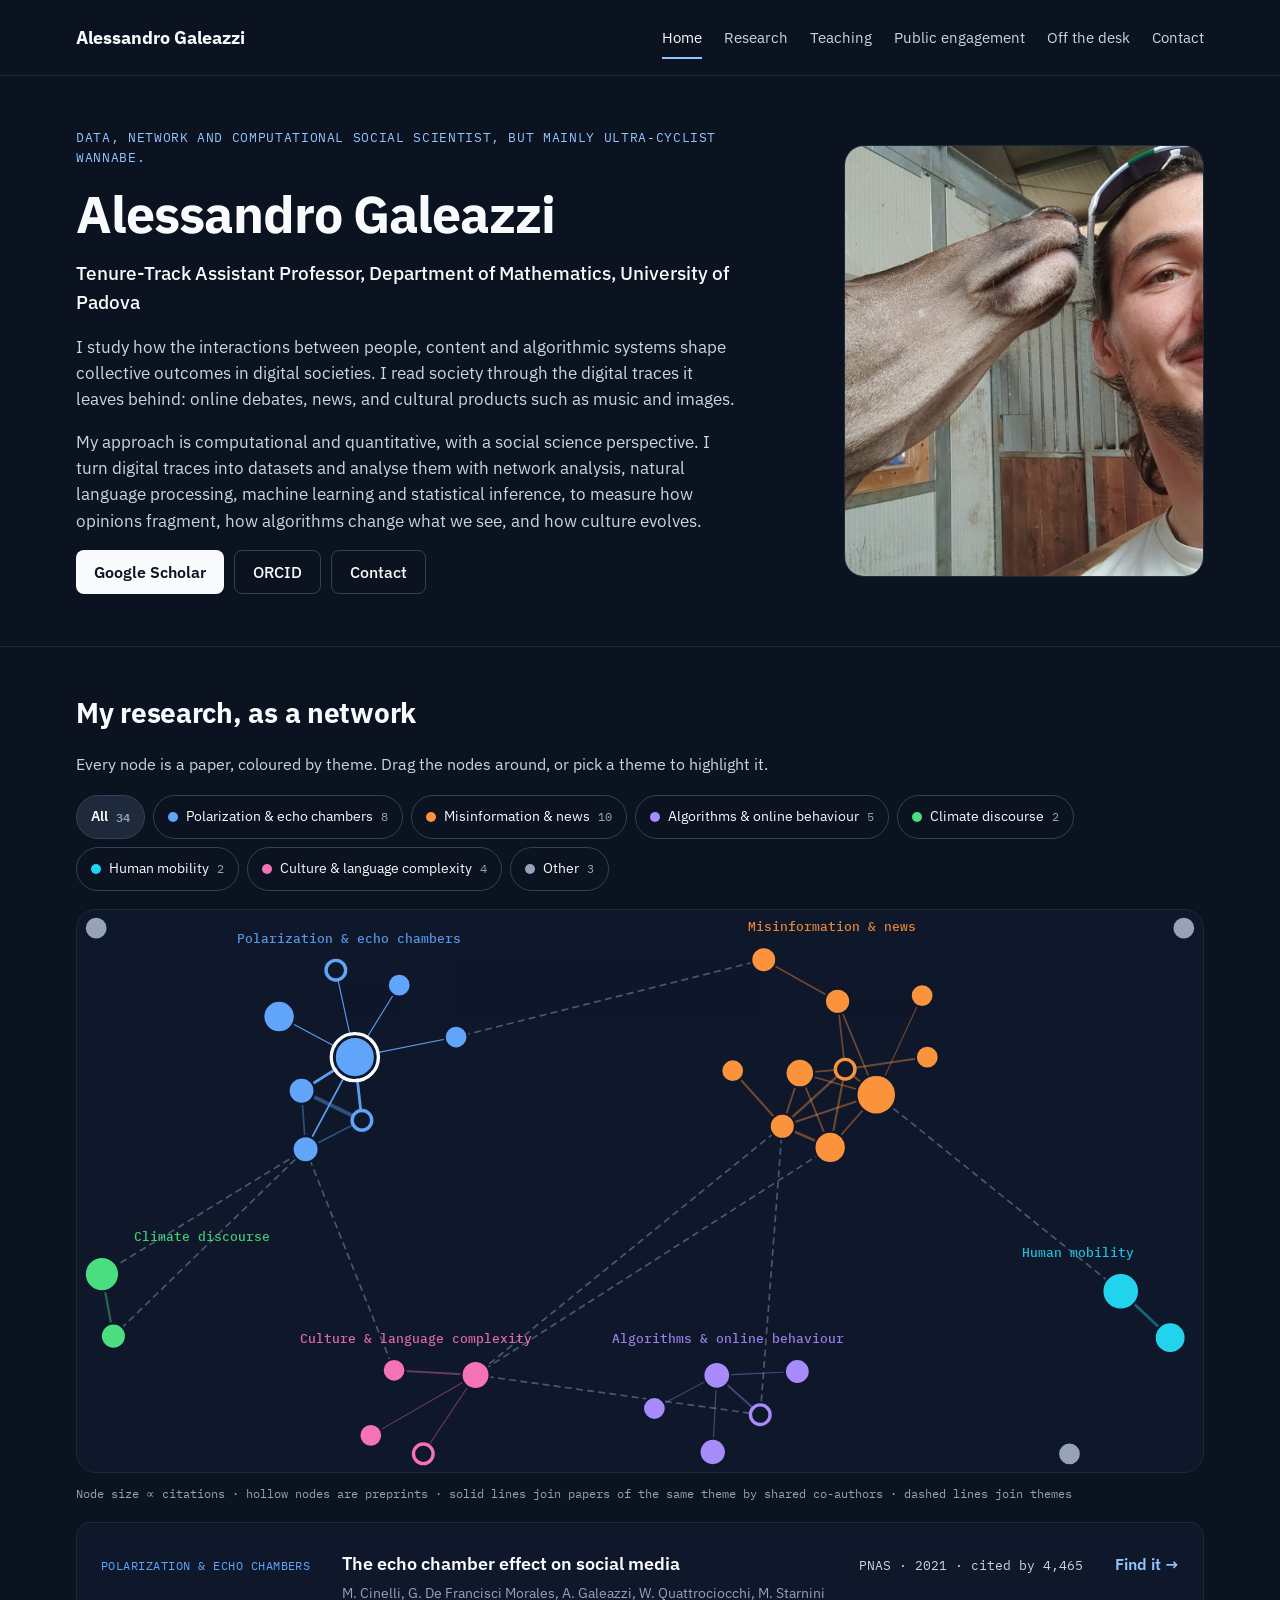
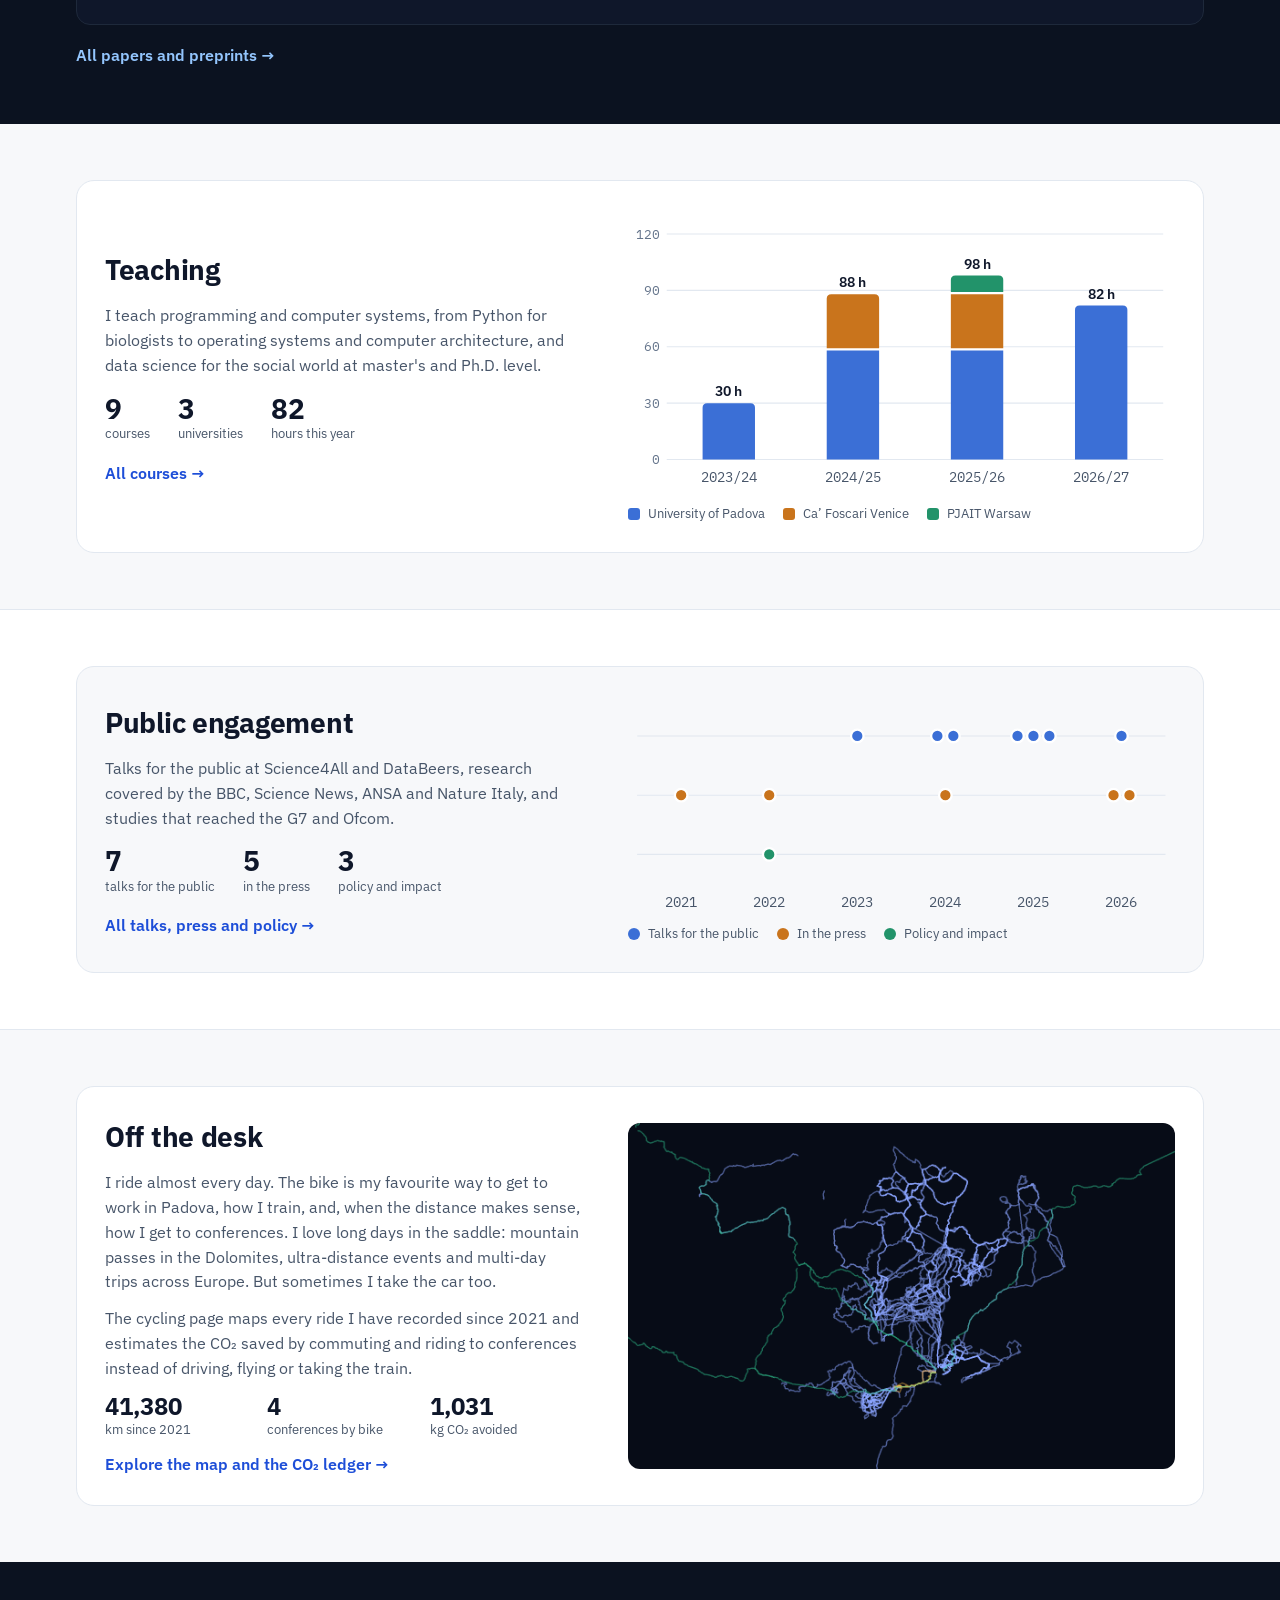
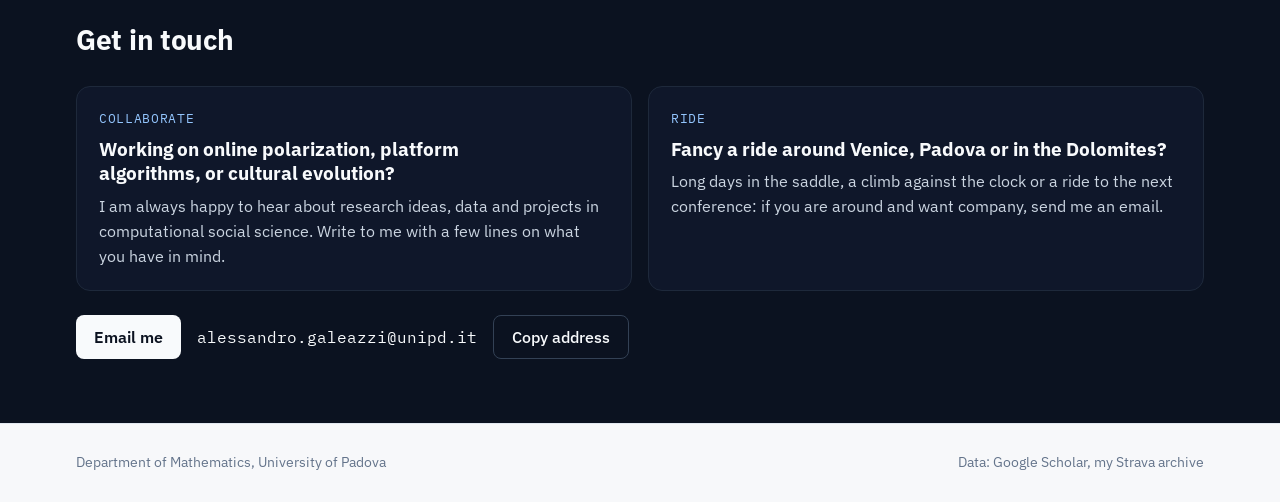
<file: index.html>
<!doctype html>
<html lang="en">
<head>
<meta charset="utf-8">
<meta name="viewport" content="width=device-width, initial-scale=1, viewport-fit=cover">
<title>Alessandro Galeazzi</title>
<meta name="description" content="Alessandro Galeazzi, Tenure-Track Assistant Professor at the University of Padova: Data, network and computational social scientist, but mainly ultra-cyclist wannabe.">
<link rel="preconnect" href="https://fonts.googleapis.com">
<link rel="preconnect" href="https://fonts.gstatic.com" crossorigin>
<link rel="stylesheet" href="https://fonts.googleapis.com/css2?family=IBM+Plex+Mono:wght@400;500&family=IBM+Plex+Sans:wght@400;500;600;700&display=swap">
<link rel="stylesheet" href="assets/site.css">
<style>
.hero { padding-block: 52px 52px; display: grid; grid-template-columns: minmax(0, 1.7fr) minmax(0, 1fr); gap: 32px 56px; align-items: center; }
.portrait { margin: 0; position: relative; width: 100%; max-width: 360px; justify-self: end; aspect-ratio: 5 / 6; border-radius: 20px; overflow: hidden; background: var(--ink-2); border: 1px solid var(--ink-line); }
.portrait img { width: 100%; height: 100%; object-fit: cover; display: block; position: relative; z-index: 1; }
.portrait .initials { position: absolute; inset: 0; display: grid; place-items: center; font-size: 72px; font-weight: 700; color: var(--ink-line-2); letter-spacing: -0.02em; }
.hero .who { display: flex; flex-direction: column; gap: 16px; min-width: 0; }
.hero h1 { font-size: clamp(36px, 5.4vw, 52px); }
.hero .role { margin: 0; font-size: 19px; color: var(--on-ink); font-weight: 500; }
.hero .bio { margin: 0; color: var(--on-ink-2); font-size: 17px; max-width: 66ch; }
.hero .side { display: flex; flex-direction: column; gap: 14px; }
.links { display: flex; flex-wrap: wrap; gap: 10px; }
@media (max-width: 860px) { .hero { grid-template-columns: minmax(0, 1fr); } .portrait { justify-self: start; max-width: 240px; order: -1; } }

.research { border-top: 1px solid var(--ink-line); }
.research .wrap { padding-block: 44px 56px; display: flex; flex-direction: column; gap: 18px; }
.research h2 { color: var(--on-ink); }
.research p.sub { margin: 0; color: var(--on-ink-2); max-width: 70ch; }
.legend { display: flex; flex-wrap: wrap; gap: 8px; }
.legend button { font: inherit; font-size: 14px; color: var(--on-ink); background: transparent; border: 1px solid var(--ink-line-2); border-radius: 999px; min-height: 44px; padding: 0 14px; display: inline-flex; align-items: center; gap: 8px; cursor: pointer; }
.legend button[aria-pressed="true"] { background: var(--ink-line); font-weight: 600; }
.legend .dot { width: 10px; height: 10px; border-radius: 50%; }
.legend .n { font-family: var(--mono); font-size: 12px; color: var(--on-ink-3); }
.graph { position: relative; width: 100%; aspect-ratio: 2 / 1; min-height: 460px; background: var(--ink-2); border: 1px solid var(--ink-line); border-radius: 20px; overflow: hidden; touch-action: pan-y; user-select: none; -webkit-user-select: none; }
.graph svg { position: absolute; inset: 0; width: 100%; height: 100%; display: block; }
.graph .node { cursor: grab; touch-action: none; }
.graph .node:focus { outline: none; }
.graph .node:focus-visible .ring { stroke: var(--on-ink); stroke-width: 3; }
.graph .label { font-family: var(--mono); font-size: 12px; font-weight: 500; pointer-events: none; }
.key { margin: -6px 0 0; font-family: var(--mono); font-size: 12px; color: var(--on-ink-3); }
.tip { position: absolute; max-width: 300px; width: max-content; background: var(--on-ink); color: var(--ink); font-size: 13px; line-height: 1.4; padding: 8px 12px; border-radius: 8px; pointer-events: none; box-shadow: 0 6px 20px rgba(0, 0, 0, 0.4); }
.panel { display: flex; flex-wrap: wrap; gap: 10px 32px; align-items: baseline; border: 1px solid var(--ink-line); border-radius: 14px; padding: 20px 24px; background: var(--ink-2); }
.panel .k { font-family: var(--mono); font-size: 12px; letter-spacing: 0.04em; text-transform: uppercase; }
.panel .body { flex: 1 1 460px; min-width: 0; display: flex; flex-direction: column; gap: 6px; }
.panel .t { font-size: 18px; font-weight: 600; line-height: 1.35; }
.panel .a { font-size: 14px; color: var(--on-ink-3); }
.panel .m { font-family: var(--mono); font-size: 13px; color: var(--on-ink-2); font-variant-numeric: tabular-nums; }
.panel a { display: inline-flex; align-items: center; min-height: 44px; font-weight: 600; text-decoration: none; }
@media (max-width: 640px) { .graph { aspect-ratio: auto; height: 520px; } }

.summary { display: grid; grid-template-columns: minmax(0, 1fr) minmax(0, 1.15fr); gap: 28px 48px; align-items: center; padding: 28px; border: 1px solid var(--line); border-radius: 18px; background: var(--card); color: inherit; text-decoration: none; transition: border-color 0.15s, box-shadow 0.15s; }
.summary:hover { border-color: #94A3B8; box-shadow: 0 6px 24px rgba(15, 23, 42, 0.06); }
.summary .txt { display: flex; flex-direction: column; gap: 12px; min-width: 0; }
.summary .txt p { margin: 0; color: var(--text-2); }
.summary .more { color: var(--link); font-weight: 600; }
.summary .fig { display: flex; flex-direction: column; gap: 10px; min-width: 0; }
.summary .fig svg { width: 100%; height: auto; display: block; }
.counts { display: flex; flex-wrap: wrap; gap: 8px 28px; margin: 4px 0; }
.counts div { display: flex; flex-direction: column; }
.counts b { font-size: 28px; line-height: 1.1; font-variant-numeric: tabular-nums; }
.counts span { font-size: 13px; color: var(--text-2); }
.alt { background: var(--card); border-block: 1px solid var(--line); }
.alt .summary { background: var(--paper); }
@media (max-width: 860px) { .summary { grid-template-columns: minmax(0, 1fr); padding: 22px; } }

.bike-img { width: 100%; height: auto; display: block; border-radius: 12px; background: #070C17; aspect-ratio: 1200 / 760; object-fit: cover; }
.bike-stats { display: grid; grid-template-columns: repeat(3, minmax(0, 1fr)); gap: 12px; }
.bike-stats div { display: flex; flex-direction: column; }
.bike-stats b { font-size: 24px; line-height: 1.15; font-variant-numeric: tabular-nums; }
.bike-stats span { font-size: 13px; color: var(--text-2); }

.contact { padding-block: 56px 64px; }
.contact .wrap { display: flex; flex-direction: column; gap: 24px; }
.contact-grid { display: grid; grid-template-columns: repeat(2, minmax(0, 1fr)); gap: 16px; }
.ask { border: 1px solid var(--ink-line); border-radius: 14px; padding: 22px; background: var(--ink-2); display: flex; flex-direction: column; gap: 8px; }
.ask h3 { margin: 0; font-size: 19px; line-height: 1.3; text-wrap: balance; }
.ask p:last-child { margin: 0; color: var(--on-ink-2); }
.mail { display: flex; flex-wrap: wrap; gap: 12px 16px; align-items: center; }
.mail .addr { font-family: var(--mono); font-size: 16px; color: var(--on-ink); user-select: all; }
.mail button { font: inherit; background: transparent; cursor: pointer; }
@media (max-width: 760px) { .contact-grid { grid-template-columns: minmax(0, 1fr); } }
</style>
</head>
<body>
<header class="band">
  <nav class="nav" aria-label="Main">
    <div class="wrap">
      <a class="brand" href="./">Alessandro Galeazzi</a>
      <ul>
        <li><a href="./" aria-current="page">Home</a></li>
        <li><a href="research.html">Research</a></li>
        <li><a href="teaching.html">Teaching</a></li>
        <li><a href="engagement.html">Public engagement</a></li>
        <li><a href="cycling.html">Off the desk</a></li>
        <li><a href="#contact">Contact</a></li>
      </ul>
    </div>
  </nav>
  <div class="wrap hero">
    <div class="who">
      <p class="eyebrow">Data, network and computational social scientist, but mainly ultra-cyclist wannabe.</p>
      <h1>Alessandro Galeazzi</h1>
      <p class="role">Tenure-Track Assistant Professor, Department of Mathematics, University of Padova</p>
      <p class="bio">I study how the interactions between people, content and algorithmic systems shape collective outcomes in digital societies. I read society through the digital traces it leaves behind: online debates, news, and cultural products such as music and images.</p>
      <p class="bio">My approach is computational and quantitative, with a social science perspective. I turn digital traces into datasets and analyse them with network analysis, natural language processing, machine learning and statistical inference, to measure how opinions fragment, how algorithms change what we see, and how culture evolves.</p>
      <div class="links">
        <a class="btn solid" href="https://scholar.google.com/citations?user=DK0tXAIAAAAJ" target="_blank" rel="noopener">Google Scholar</a>
        <a class="btn ghost" href="https://orcid.org/0000-0001-6859-0391" target="_blank" rel="noopener">ORCID</a>
        <a class="btn ghost" href="#contact">Contact</a>
      </div>
    </div>
    <figure class="portrait">
      <img src="assets/photo.jpg" alt="Alessandro Galeazzi" width="600" height="720" onerror="this.parentNode.classList.add('empty'); this.remove();">
      <span class="initials" aria-hidden="true">AG</span>
    </figure>
  </div>
  <section class="research" aria-labelledby="research-title">
    <div class="wrap">
      <h2 id="research-title">My research, as a network</h2>
      <p class="sub">Every node is a paper, coloured by theme. Drag the nodes around, or pick a theme to highlight it.</p>
      <div class="legend" id="legend" role="group" aria-label="Highlight a research theme"></div>
      <div class="graph" id="graph">
        <svg id="svg" role="group" aria-label="Network of papers grouped by research theme"></svg>
        <div class="tip" id="tip" hidden></div>
      </div>
      <p class="key">Node size ∝ citations · hollow nodes are preprints · solid lines join papers of the same theme by shared co-authors · dashed lines join themes</p>
      <div class="panel" id="panel" aria-live="polite">
        <span class="k" id="p-theme"></span>
        <div class="body"><span class="t" id="p-title"></span><span class="a" id="p-authors"></span></div>
        <span class="m" id="p-meta"></span>
        <a id="p-link" href="research.html" target="_blank" rel="noopener">Find it →</a>
      </div>
      <a href="research.html" style="font-weight: 600; text-decoration: none">All papers and preprints →</a>
    </div>
  </section>
</header>

<main>
  <section class="section" id="teaching">
    <div class="wrap">
      <a class="summary" href="teaching.html">
        <div class="txt">
          <h2>Teaching</h2>
          <p>I teach programming and computer systems, from Python for biologists to operating systems and computer architecture, and data science for the social world at master's and Ph.D. level.</p>
          <div class="counts">
            <div><b id="t-courses">—</b><span>courses</span></div>
            <div><b id="t-inst">—</b><span>universities</span></div>
            <div><b id="t-hours">—</b><span>hours this year</span></div>
          </div>
          <span class="more">All courses →</span>
        </div>
        <div class="fig" id="teach-fig"></div>
      </a>
    </div>
  </section>

  <section class="section alt" id="engagement">
    <div class="wrap">
      <a class="summary" href="engagement.html">
        <div class="txt">
          <h2>Public engagement</h2>
          <p>Talks for the public at Science4All and DataBeers, research covered by the BBC, Science News, ANSA and Nature Italy, and studies that reached the G7 and Ofcom.</p>
          <div class="counts" id="e-counts"></div>
          <span class="more">All talks, press and policy →</span>
        </div>
        <div class="fig" id="eng-fig"></div>
      </a>
    </div>
  </section>

  <section class="section" id="off-the-desk">
    <div class="wrap">
      <a class="summary" href="cycling.html" aria-label="Off the desk: cycling map and CO₂ ledger">
        <div class="txt">
          <h2>Off the desk</h2>
          <p>I ride almost every day. The bike is my favourite way to get to work in Padova, how I train, and, when the distance makes sense, how I get to conferences. I love long days in the saddle: mountain passes in the Dolomites, ultra-distance events and multi-day trips across Europe. But sometimes I take the car too.</p>
          <p>The cycling page maps every ride I have recorded since 2021 and estimates the CO₂ saved by commuting and riding to conferences instead of driving, flying or taking the train.</p>
          <div class="bike-stats">
            <div><b id="b-km">—</b><span>km since 2021</span></div>
            <div><b id="b-trips">4</b><span>conferences by bike</span></div>
            <div><b id="b-co2">—</b><span>kg CO₂ avoided</span></div>
          </div>
          <span class="more">Explore the map and the CO₂ ledger →</span>
        </div>
        <div class="fig">
          <img class="bike-img" src="assets/rides-thumb.png" width="1200" height="760" alt="Heatmap of rides around Veneto and the Dolomites: commutes in amber, rides to conferences in green, everything else in blue" loading="lazy">
        </div>
      </a>
    </div>
  </section>

  <section class="band contact" id="contact">
    <div class="wrap">
      <h2>Get in touch</h2>
      <div class="contact-grid">
        <div class="ask">
          <p class="eyebrow">Collaborate</p>
          <h3>Working on online polarization, platform algorithms, or cultural evolution?</h3>
          <p>I am always happy to hear about research ideas, data and projects in computational social science. Write to me with a few lines on what you have in mind.</p>
        </div>
        <div class="ask">
          <p class="eyebrow">Ride</p>
          <h3>Fancy a ride around Venice, Padova or in the Dolomites?</h3>
          <p>Long days in the saddle, a climb against the clock or a ride to the next conference: if you are around and want company, send me an email.</p>
        </div>
      </div>
      <div class="mail">
        <a class="btn solid" href="mailto:alessandro.galeazzi@unipd.it">Email me</a>
        <span class="addr" id="mail-addr">alessandro.galeazzi@unipd.it</span>
        <button type="button" class="btn ghost" id="mail-copy">Copy address</button>
      </div>
    </div>
  </section>
</main>

<footer class="foot">
  <div class="wrap">
    <span>Department of Mathematics, University of Padova</span>
    <span>Data: Google Scholar, my Strava archive</span>
  </div>
</footer>

<script src="assets/graph.js"></script>
<script src="assets/sections.js"></script>
<script>
(function () {
  var fmt = function (n) { return Math.round(n).toLocaleString('en-US'); };
  fetch('data/teaching.json').then(function (r) { return r.json(); }).then(function (list) {
    var inst = {}, latest = list.reduce(function (m, c) { return c.years.reduce(function (a, y) { return y > a ? y : a; }, m); }, '');
    list.forEach(function (c) { inst[c.institution] = 1; });
    document.getElementById('t-courses').textContent = list.length;
    document.getElementById('t-inst').textContent = Object.keys(inst).length;
    document.getElementById('t-hours').textContent = list.reduce(function (a, c) { return a + (c.years.indexOf(latest) > -1 ? (c.hours || 0) : 0); }, 0);
    Sections.teachingChart(document.getElementById('teach-fig'), list);
  });
  fetch('data/engagement.json').then(function (r) { return r.json(); }).then(function (items) {
    var box = document.getElementById('e-counts');
    Sections.GROUPS.forEach(function (g) {
      var d = document.createElement('div'), b = document.createElement('b'), s = document.createElement('span');
      b.textContent = items.filter(function (it) { return it.group === g.id; }).length; s.textContent = g.label.toLowerCase();
      d.appendChild(b); d.appendChild(s); box.appendChild(d);
    });
    Sections.engagementTimeline(document.getElementById('eng-fig'), items);
  });
  fetch('data/cycling-summary.json').then(function (r) { return r.json(); }).then(function (d) {
    document.getElementById('b-km').textContent = fmt(d.total_km);
    document.getElementById('b-trips').textContent = d.trips;
    document.getElementById('b-co2').textContent = fmt(d.co2_avoided_car_plane);
  }).catch(function () {});
  document.getElementById('mail-copy').addEventListener('click', function () {
    var b = this, el = document.getElementById('mail-addr');
    var sel = function () { var r = document.createRange(); r.selectNodeContents(el); var s = getSelection(); s.removeAllRanges(); s.addRange(r); };
    if (navigator.clipboard) navigator.clipboard.writeText(el.textContent).then(function () { b.textContent = 'Copied'; setTimeout(function () { b.textContent = 'Copy address'; }, 1600); }, sel);
    else sel();
  });
})();
</script>
</body>
</html>
</file>
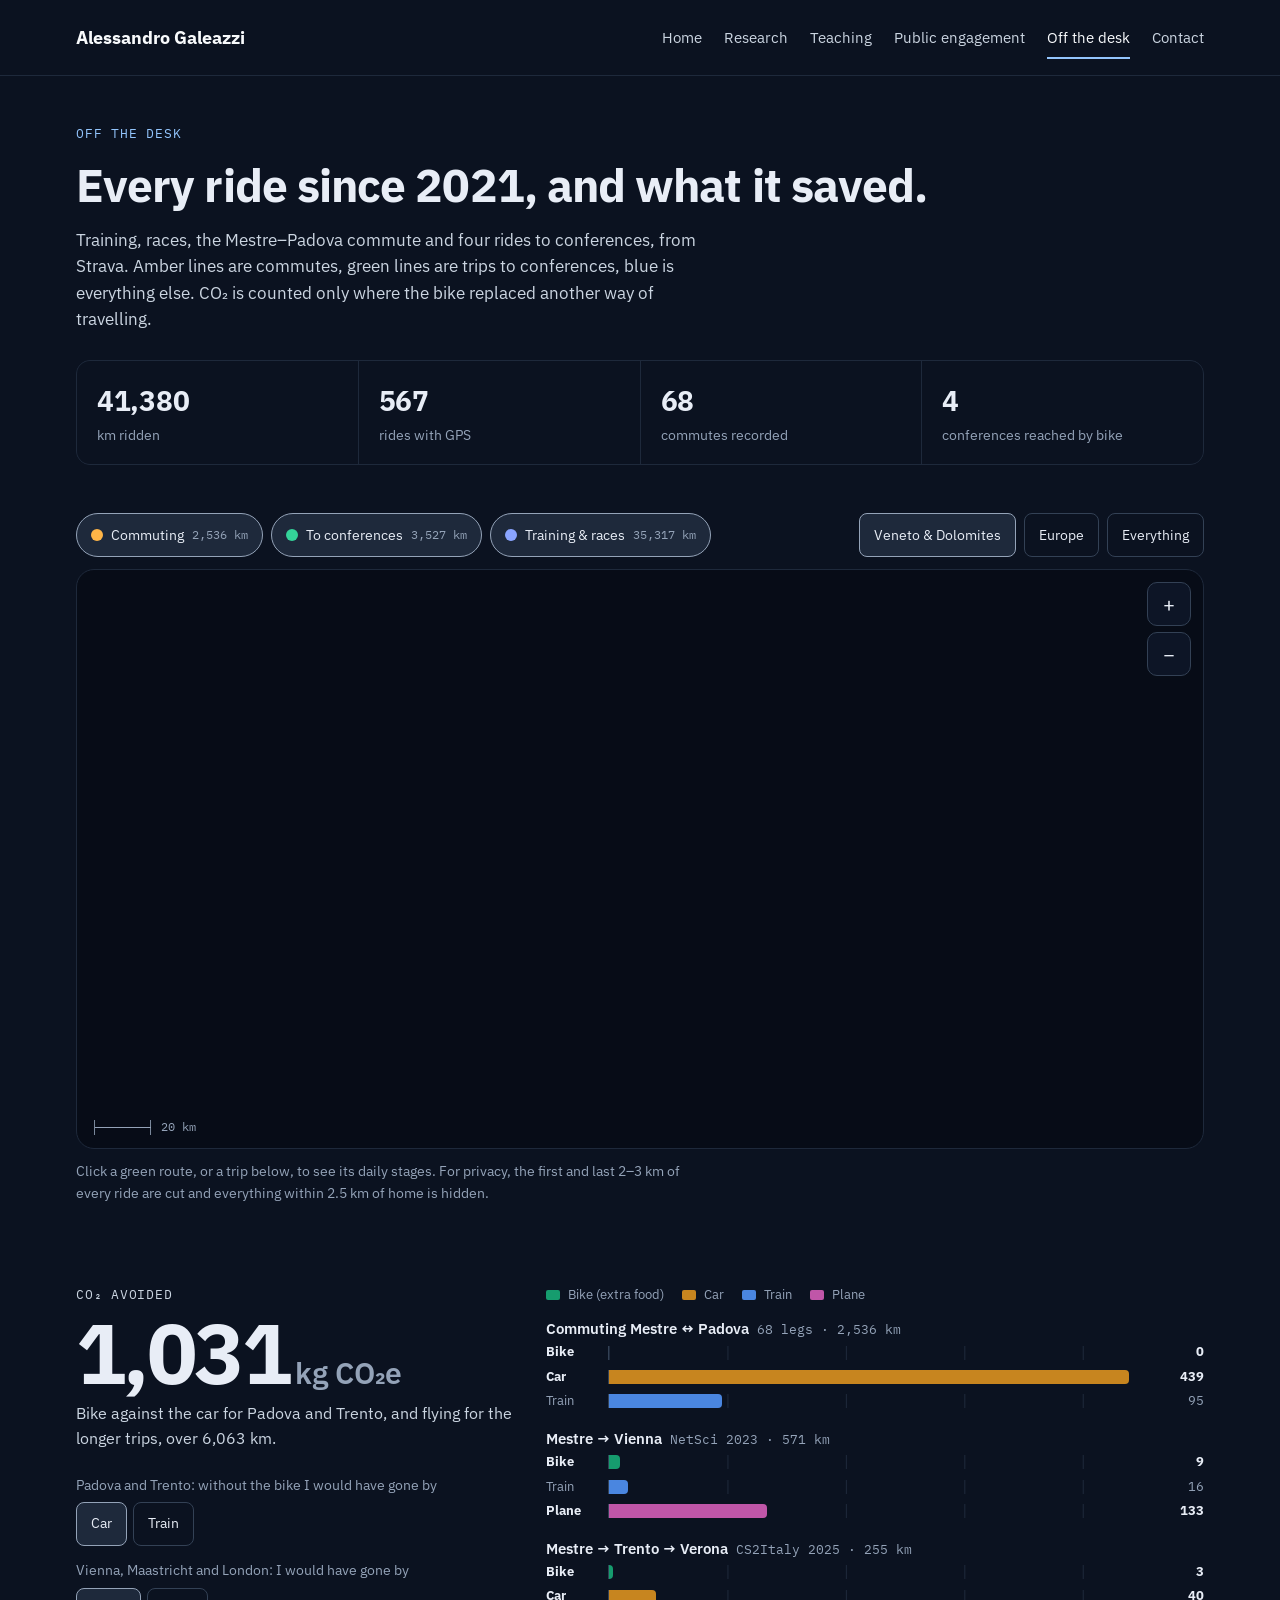
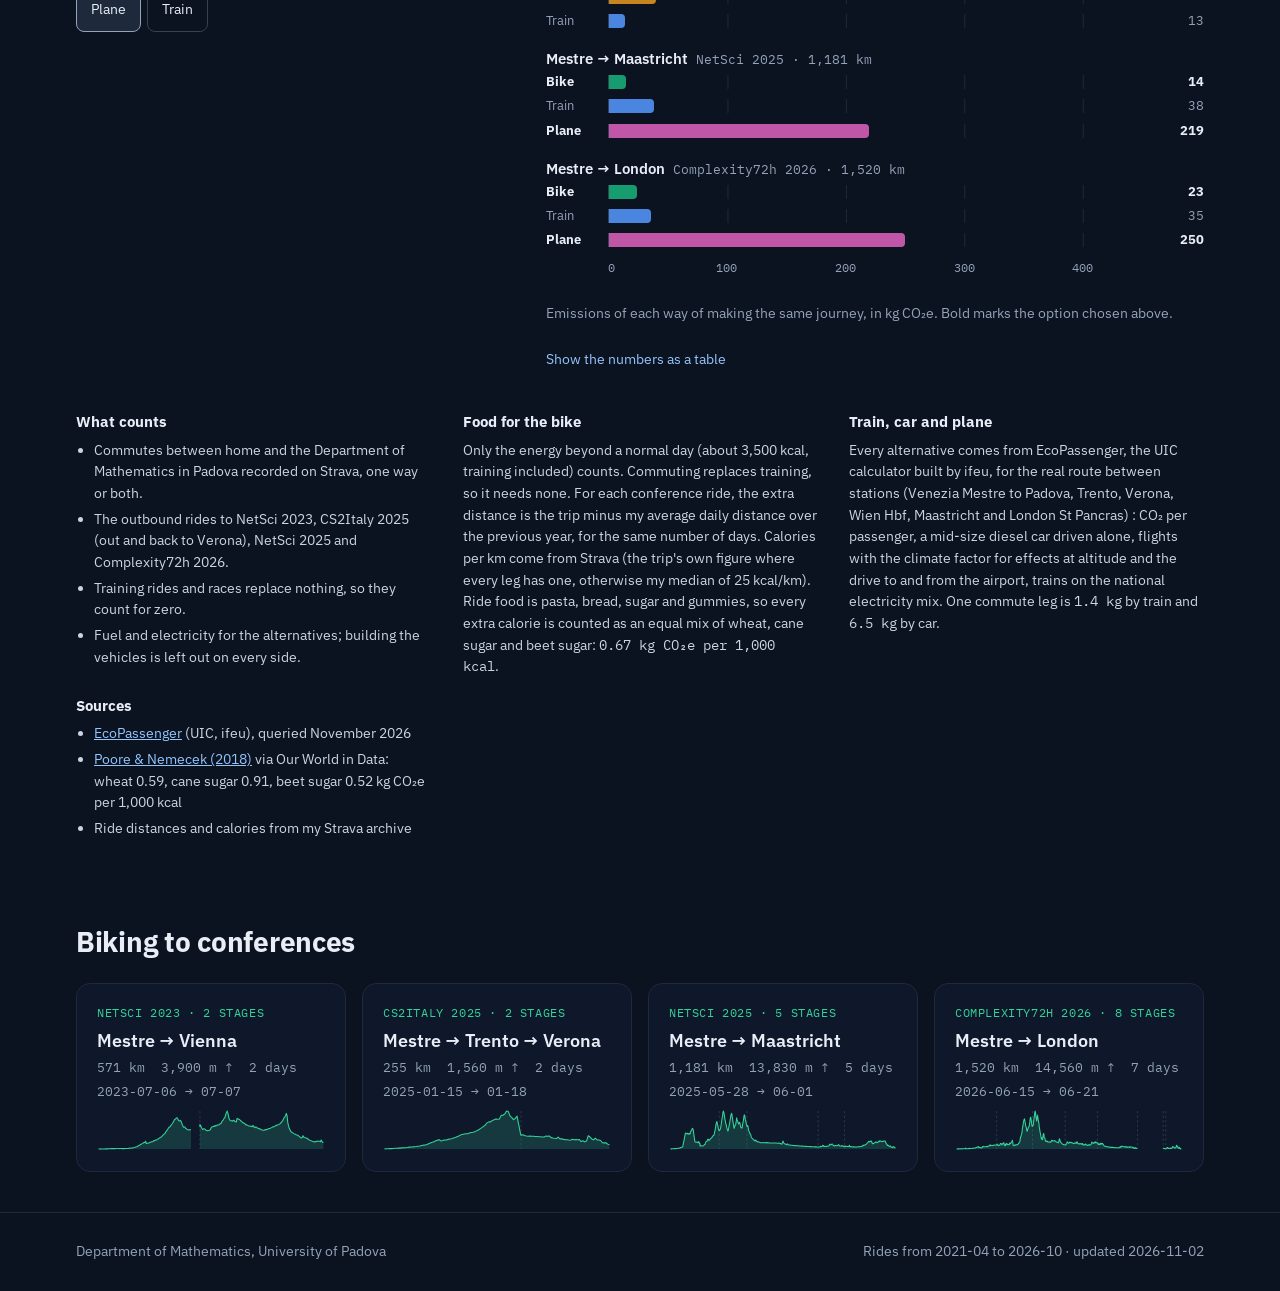
<file: cycling.html>
<!doctype html>
<html lang="en">
<head>
<meta charset="utf-8">
<meta name="viewport" content="width=device-width, initial-scale=1, viewport-fit=cover">
<title>Off the desk · Alessandro Galeazzi</title>
<meta name="description" content="Heatmap of every ride since 2021, with commutes and rides to conferences, and the CO2 they avoided.">
<link rel="preconnect" href="https://fonts.googleapis.com">
<link rel="preconnect" href="https://fonts.gstatic.com" crossorigin>
<link rel="stylesheet" href="https://fonts.googleapis.com/css2?family=IBM+Plex+Mono:wght@400;500&family=IBM+Plex+Sans:wght@400;500;600;700&display=swap">
<link rel="stylesheet" href="assets/site.css">
<style>
/* Layout: one dark column like the homepage hero — stats strip, full-width heat canvas, then the CO₂ ledger as a working table. */
:root {
  --bg: #0B1220;
  --panel: #0F172A;
  --line: #1E293B;
  --line-strong: #334155;
  --fg: #E8EDF6;
  --muted: #94A3B8;
  --accent: #93C5FD;
  --commute: #FFB547;
  --conf: #34D399;
  --other: #8AA4FF;
  --m-bike: #169C6E;
  --m-car: #C7851F;
  --m-train: #4A86E0;
  --m-plane: #C056A8;
  --sans: 'IBM Plex Sans', system-ui, -apple-system, 'Segoe UI', sans-serif;
  --mono: 'IBM Plex Mono', ui-monospace, 'SFMono-Regular', Menlo, monospace;
  color-scheme: dark;
}
* { box-sizing: border-box; }
body { background: var(--bg); color: var(--fg); font-family: var(--sans); font-size: 16px; line-height: 1.55; }
a { color: var(--accent); }
a:focus-visible, button:focus-visible { outline: 2px solid var(--accent); outline-offset: 2px; }
.wrap { max-width: 1160px; margin: 0 auto; padding-left: max(16px, env(safe-area-inset-left, 0px)); padding-right: max(16px, env(safe-area-inset-right, 0px)); }
.top { border-bottom: 1px solid var(--line); }
.top .wrap { display: flex; flex-wrap: wrap; gap: 8px 24px; align-items: baseline; justify-content: space-between; padding-block: 18px; }
.brand { font-weight: 700; font-size: 18px; }
.crumb { font-family: var(--mono); font-size: 13px; color: var(--muted); letter-spacing: 0.04em; }
section { padding-block: 40px; }
.eyebrow { margin: 0; font-family: var(--mono); font-size: 13px; letter-spacing: 0.06em; text-transform: uppercase; color: var(--accent); }
h1 { margin: 0; font-size: clamp(32px, 5vw, 46px); line-height: 1.1; letter-spacing: -0.02em; text-wrap: balance; }
h2 { margin: 0; font-size: 28px; letter-spacing: -0.01em; text-wrap: balance; }
.lede { margin: 0; max-width: 64ch; color: #CBD5E1; font-size: 17px; }
.hero { display: flex; flex-direction: column; gap: 16px; padding-block: 48px 8px; }
.stats { display: grid; grid-template-columns: repeat(auto-fit, minmax(160px, 1fr)); gap: 1px; background: var(--line); border: 1px solid var(--line); border-radius: 14px; overflow: hidden; margin-top: 12px; }
.stat { background: var(--bg); padding: 18px 20px; display: flex; flex-direction: column; gap: 2px; }
.stat b { font-size: 28px; font-weight: 700; font-variant-numeric: tabular-nums; letter-spacing: -0.01em; }
.stat span { font-size: 14px; color: var(--muted); }

/* map */
.mapbar { display: flex; flex-wrap: wrap; gap: 12px 24px; align-items: center; justify-content: space-between; margin-bottom: 12px; }
.chips, .views { display: flex; flex-wrap: wrap; gap: 8px; }
.chip, .seg button, .views button, .zoom button {
  font: inherit; font-size: 14px; color: var(--fg); background: transparent; border: 1px solid var(--line-strong);
  border-radius: 999px; min-height: 44px; padding: 0 14px; display: inline-flex; align-items: center; gap: 8px; cursor: pointer;
}
.chip[aria-pressed="false"] { color: var(--muted); }
.chip[aria-pressed="false"] .sw { opacity: 0.25; }
.chip[aria-pressed="true"], .views button[aria-pressed="true"], .seg button[aria-pressed="true"] { background: var(--line); border-color: var(--muted); }
.chip .km { font-family: var(--mono); font-size: 12px; color: var(--muted); font-variant-numeric: tabular-nums; }
.sw { width: 12px; height: 12px; border-radius: 50%; flex: none; }
.views button { border-radius: 8px; }
.map { position: relative; height: 580px; max-width: 100%; background: #070C17; border: 1px solid var(--line); border-radius: 18px; overflow: hidden; touch-action: none; cursor: grab; }
.map.dragging { cursor: grabbing; }
.map canvas { display: block; width: 100%; height: 100%; }
.zoom { position: absolute; right: 12px; top: 12px; display: flex; flex-direction: column; gap: 6px; }
.zoom button { width: 44px; padding: 0; justify-content: center; background: rgba(15, 23, 42, 0.85); font-size: 20px; border-radius: 10px; }
.mapnote { position: absolute; left: 14px; bottom: 12px; right: 70px; margin: 0; font-family: var(--mono); font-size: 12px; color: var(--muted); pointer-events: none; }
.loading { position: absolute; inset: 0; display: grid; place-items: center; color: var(--muted); font-family: var(--mono); font-size: 14px; pointer-events: none; }
.loading[hidden] { display: none; }
.privacy { margin: 12px 0 0; font-size: 14px; color: var(--muted); max-width: 80ch; }
@media (max-width: 640px) { .map { height: 440px; } }

/* CO2 */
.co2 { display: grid; grid-template-columns: minmax(0, 1fr) minmax(0, 1.5fr); gap: 32px; align-items: start; }
@media (max-width: 860px) { .co2 { grid-template-columns: minmax(0, 1fr); } }
.big { display: flex; flex-direction: column; gap: 6px; }
.big .num { font-size: clamp(56px, 9vw, 84px); font-weight: 700; letter-spacing: -0.03em; line-height: 1; font-variant-numeric: tabular-nums; }
.big .num small { font-size: 0.36em; font-weight: 600; letter-spacing: 0; color: var(--muted); margin-left: 6px; }
.big p { margin: 0; color: #CBD5E1; max-width: 46ch; }
.controls { display: flex; flex-direction: column; gap: 14px; margin-top: 18px; }
.ctl { display: flex; flex-direction: column; gap: 6px; }
.ctl > span { font-size: 14px; color: var(--muted); }
.seg { display: flex; flex-wrap: wrap; gap: 6px; }
.seg button { border-radius: 8px; }
.ledger { overflow-x: auto; border: 1px solid var(--line); border-radius: 14px; }
table { width: 100%; border-collapse: collapse; font-size: 14px; min-width: 620px; }
th, td { padding: 12px 14px; text-align: right; border-bottom: 1px solid var(--line); font-variant-numeric: tabular-nums; white-space: nowrap; }
th:first-child, td:first-child { text-align: left; white-space: normal; }
thead th { font-weight: 500; color: var(--muted); font-size: 13px; background: var(--panel); }
tbody tr:last-child td { border-bottom: 0; }
tfoot td { font-weight: 700; border-top: 1px solid var(--line-strong); border-bottom: 0; background: var(--panel); }
td .route { display: flex; align-items: center; gap: 8px; font-weight: 500; }
td .sub { display: block; color: var(--muted); font-size: 13px; font-weight: 400; }
.pos { color: var(--conf); }
.method { margin-top: 28px; display: grid; grid-template-columns: repeat(auto-fit, minmax(260px, 1fr)); gap: 16px 32px; font-size: 14px; color: #CBD5E1; }
.method h3 { margin: 0 0 6px; font-size: 15px; color: var(--fg); }
.method p, .method ul { margin: 0; }
.method ul { padding-left: 18px; display: flex; flex-direction: column; gap: 4px; }
.mono { font-family: var(--mono); }
.chart { display: flex; flex-direction: column; gap: 14px; min-width: 0; }
.legend { display: flex; flex-wrap: wrap; gap: 6px 18px; font-size: 13px; color: var(--muted); }
.legend span { display: inline-flex; align-items: center; gap: 8px; }
.key { display: inline-block; width: 14px; height: 10px; border-radius: 2px; }
.hatch, .seg-bike { background: repeating-linear-gradient(45deg, var(--line-strong) 0 3px, transparent 3px 6px); box-shadow: inset 0 0 0 1px var(--line-strong); }
.bars { display: flex; flex-direction: column; gap: 16px; }
.brow { display: grid; grid-template-columns: minmax(0, 190px) minmax(0, 1fr) 64px; gap: 6px 14px; align-items: center; }
.bname { font-weight: 500; font-size: 15px; line-height: 1.3; }
.bname small { display: block; font-weight: 400; font-size: 12.5px; color: var(--muted); font-family: var(--mono); font-variant-numeric: tabular-nums; margin-top: 2px; }
.track { position: relative; height: 26px; display: flex; gap: 2px; background-image: linear-gradient(to right, var(--line) 1px, transparent 1px); background-size: var(--step) 100%; background-repeat: repeat-x; border-left: 1px solid var(--line-strong); }
.track > span { height: 100%; transition: width 0.35s ease; }
.seg-net { border-radius: 0; }
.seg-bike { border-radius: 0 4px 4px 0; }
.seg-net:last-child { border-radius: 0 4px 4px 0; }
.bval { font-weight: 700; font-variant-numeric: tabular-nums; text-align: right; font-size: 15px; }
.axis { margin-top: -6px; }
.ticks { position: relative; height: 18px; font-family: var(--mono); font-size: 12px; color: var(--muted); }
.ticks span { position: absolute; top: 0; transform: translateX(-50%); font-variant-numeric: tabular-nums; }
.ticks span:first-child { transform: none; }
.groups { display: flex; flex-direction: column; gap: 18px; }
.grp { display: flex; flex-direction: column; gap: 4px; }
.gname { font-weight: 600; font-size: 15px; line-height: 1.3; }
.gname small { font-weight: 400; font-size: 12.5px; color: var(--muted); font-family: var(--mono); margin-left: 8px; font-variant-numeric: tabular-nums; }
.mrow { display: grid; grid-template-columns: 52px minmax(0, 1fr) 52px; gap: 10px; align-items: center; }
.mrow .ml { font-size: 13px; color: var(--muted); }
.mrow .mv { font-size: 13px; text-align: right; font-variant-numeric: tabular-nums; color: var(--muted); }
.mrow.on .ml, .mrow.on .mv { color: var(--fg); font-weight: 700; }
.mrow .track { height: 14px; }
.mrow .track > span { border-radius: 0 4px 4px 0; min-width: 2px; }
.mrow.axis > span:first-child { display: block; }
.gnote { font-size: 13px; color: var(--muted); margin: 2px 0 0 62px; }
.tbl summary { cursor: pointer; color: var(--accent); font-size: 14px; min-height: 44px; display: flex; align-items: center; }
.tbl .ledger { margin-top: 4px; }
@media (max-width: 560px) {
  .brow { grid-template-columns: minmax(0, 1fr) 56px; }
  .brow .bname { grid-column: 1 / -1; }
  .axis > span:first-child { display: none; }
}

/* trips */
.trips { display: grid; grid-template-columns: repeat(auto-fit, minmax(240px, 1fr)); gap: 16px; margin-top: 20px; }
.trip { border: 1px solid var(--line); border-radius: 14px; padding: 20px; display: flex; flex-direction: column; gap: 6px; background: var(--panel); }
.trip .ev { font-family: var(--mono); font-size: 12px; letter-spacing: 0.05em; text-transform: uppercase; color: var(--conf); }
.trip .rt { font-size: 18px; font-weight: 600; line-height: 1.3; }
.prof { width: 100%; height: auto; display: block; }
.tc-profile { border-top: 1px solid var(--line); padding-top: 12px; }
.trip .facts { display: flex; flex-wrap: wrap; gap: 4px 16px; font-family: var(--mono); font-size: 13px; color: var(--muted); font-variant-numeric: tabular-nums; }
.tripcard { margin-top: 14px; border: 1px solid var(--line-strong); border-radius: 14px; padding: 20px 22px; background: var(--panel); display: flex; flex-direction: column; gap: 14px; }
.tc-head { display: flex; justify-content: space-between; gap: 16px; align-items: flex-start; }
.tc-head h3 { margin: 2px 0 4px; font-size: 20px; }
.tc-head .ev { margin: 0; font-family: var(--mono); font-size: 12px; letter-spacing: 0.05em; text-transform: uppercase; color: var(--conf); }
.tc-head .facts { margin: 0; font-family: var(--mono); font-size: 13px; color: var(--muted); }
.tc-close { font: inherit; font-size: 22px; line-height: 1; color: var(--fg); background: transparent; border: 1px solid var(--line-strong); border-radius: 10px; width: 44px; height: 44px; cursor: pointer; flex: none; }
.stages { list-style: none; margin: 0; padding: 0; display: grid; grid-template-columns: repeat(auto-fill, minmax(190px, 1fr)); gap: 10px; counter-reset: st; }
.stages li { border-left: 2px solid var(--conf); padding: 4px 0 4px 12px; display: flex; flex-direction: column; gap: 2px; }
.stages .sd { font-family: var(--mono); font-size: 12px; color: var(--muted); }
.stages .sn { font-weight: 600; }
.stages .sk { font-family: var(--mono); font-size: 13px; color: var(--muted); font-variant-numeric: tabular-nums; }
.photos { display: flex; gap: 12px; overflow-x: auto; padding-bottom: 6px; }
.photos figure { margin: 0; flex: 0 0 240px; display: flex; flex-direction: column; gap: 6px; }
.photos img { width: 240px; height: 160px; object-fit: cover; border-radius: 10px; display: block; background: var(--line); }
.photos figcaption { font-size: 13px; color: var(--muted); }
.trip { cursor: pointer; text-align: left; font: inherit; color: inherit; }
.trip:hover, .trip[aria-pressed="true"] { border-color: var(--conf); }
footer { border-top: 1px solid var(--line); color: var(--muted); font-size: 14px; }
footer .wrap { padding-block: 28px; display: flex; flex-wrap: wrap; gap: 12px 24px; justify-content: space-between; }
@media (prefers-reduced-motion: reduce) { * { transition: none !important; } }
</style>
</head>
<body>


<header class="band">
  <nav class="nav" aria-label="Main">
    <div class="wrap">
      <a class="brand" href="./">Alessandro Galeazzi</a>
      <ul>
        <li><a href="./">Home</a></li>
        <li><a href="research.html">Research</a></li>
        <li><a href="teaching.html">Teaching</a></li>
        <li><a href="engagement.html">Public engagement</a></li>
        <li><a href="cycling.html" aria-current="page">Off the desk</a></li>
        <li><a href="./#contact">Contact</a></li>
      </ul>
    </div>
  </nav>
</header>

<main>
  <div class="wrap hero">
    <p class="eyebrow">Off the desk</p>
    <h1>Every ride since 2021, and what it saved.</h1>
    <p class="lede">Training, races, the Mestre–Padova commute and four rides to conferences, from Strava. Amber lines are commutes, green lines are trips to conferences, blue is everything else. CO₂ is counted only where the bike replaced another way of travelling.</p>
    <div class="stats" id="stats">
      <div class="stat"><b id="s-km">—</b><span>km ridden</span></div>
      <div class="stat"><b id="s-rides">—</b><span>rides with GPS</span></div>
      <div class="stat"><b id="s-commute">—</b><span>commutes recorded</span></div>
      <div class="stat"><b id="s-conf">4</b><span>conferences reached by bike</span></div>
    </div>
  </div>

  <section>
    <div class="wrap">
      <div class="mapbar">
        <div class="chips" role="group" aria-label="Layers">
          <button class="chip" id="l-commute" aria-pressed="true"><span class="sw" style="background: var(--commute)"></span>Commuting<span class="km" id="k-commute"></span></button>
          <button class="chip" id="l-conference" aria-pressed="true"><span class="sw" style="background: var(--conf)"></span>To conferences<span class="km" id="k-conference"></span></button>
          <button class="chip" id="l-other" aria-pressed="true"><span class="sw" style="background: var(--other)"></span>Training &amp; races<span class="km" id="k-other"></span></button>
        </div>
        <div class="views" role="group" aria-label="Map view">
          <button id="v-home" aria-pressed="true">Veneto &amp; Dolomites</button>
          <button id="v-europe" aria-pressed="false">Europe</button>
          <button id="v-all" aria-pressed="false">Everything</button>
        </div>
      </div>
      <div class="map" id="map">
        <canvas id="cv" aria-label="Heatmap of ride tracks. Drag to pan, scroll or pinch to zoom." role="img"></canvas>
        <div class="loading" id="loading">Loading 567 rides…</div>
        <div class="zoom">
          <button id="zin" aria-label="Zoom in">+</button>
          <button id="zout" aria-label="Zoom out">−</button>
        </div>
        <p class="mapnote" id="scale"></p>
      </div>
      <section class="tripcard" id="tripcard" hidden aria-live="polite">
        <div class="tc-head">
          <div>
            <p class="ev" id="tc-event"></p>
            <h3 id="tc-route"></h3>
            <p class="facts" id="tc-facts"></p>
          </div>
          <button type="button" class="tc-close" id="tc-close" aria-label="Close the trip">×</button>
        </div>
        <div class="tc-profile" id="tc-profile"></div>
        <ol class="stages" id="tc-stages"></ol>
        <div class="photos" id="tc-photos" hidden></div>
      </section>
      <p class="privacy">Click a green route, or a trip below, to see its daily stages. For privacy, the first and last 2–3 km of every ride are cut and everything within 2.5 km of home is hidden.</p>
    </div>
  </section>

  <section>
    <div class="wrap">
      <div class="co2">
        <div class="big">
          <p class="eyebrow">CO₂ avoided</p>
          <div class="num"><span id="co2-total">—</span><small>kg CO₂e</small></div>
          <p id="co2-sub">Compared with the way I would otherwise have travelled.</p>
          <div class="controls">
            <div class="ctl">
              <span id="lab-commute">Padova and Trento: without the bike I would have gone by</span>
              <div class="seg" role="group" aria-labelledby="lab-commute">
                <button data-commute="car" aria-pressed="true">Car</button>
                <button data-commute="train" aria-pressed="false">Train</button>
              </div>
            </div>
            <div class="ctl">
              <span id="lab-conf">Vienna, Maastricht and London: I would have gone by</span>
              <div class="seg" role="group" aria-labelledby="lab-conf">
                <button data-conf="plane" aria-pressed="true">Plane</button>
                <button data-conf="train" aria-pressed="false">Train</button>
              </div>
            </div>
          </div>
        </div>
        <div class="chart">
          <div class="legend" aria-hidden="true">
            <span><i class="key" style="background: var(--m-bike)"></i>Bike (extra food)</span>
            <span><i class="key" style="background: var(--m-car)"></i>Car</span>
            <span><i class="key" style="background: var(--m-train)"></i>Train</span>
            <span><i class="key" style="background: var(--m-plane)"></i>Plane</span>
          </div>
          <div class="groups" id="bars"></div>
          <div class="mrow axis" aria-hidden="true"><span></span><div class="ticks" id="ticks"></div><span></span></div>
          <p class="privacy">Emissions of each way of making the same journey, in kg CO₂e. Bold marks the option chosen above.</p>
          <details class="tbl">
            <summary>Show the numbers as a table</summary>
          <div class="ledger">
            <table>
              <thead>
                <tr><th scope="col">Journey</th><th scope="col">Cycled</th><th scope="col">Bike</th><th scope="col">Car</th><th scope="col">Train</th><th scope="col">Plane</th><th scope="col">Avoided</th></tr>
              </thead>
              <tbody id="rows"></tbody>
              <tfoot><tr><td>Total</td><td id="t-cyc"></td><td></td><td></td><td></td><td></td><td id="t-net"></td></tr></tfoot>
            </table>
          </div>
          <p class="privacy">Figures in kg CO₂e. “Avoided” compares the bike with the option chosen above.</p>
          </details>
        </div>
      </div>

      <div class="method">
        <div>
          <h3>What counts</h3>
          <ul>
            <li>Commutes between home and the Department of Mathematics in Padova recorded on Strava, one way or both.</li>
            <li>The outbound rides to NetSci 2023, CS2Italy 2025 (out and back to Verona), NetSci 2025 and Complexity72h 2026.</li>
            <li>Training rides and races replace nothing, so they count for zero.</li>
            <li>Fuel and electricity for the alternatives; building the vehicles is left out on every side.</li>
          </ul>
        </div>
        <div>
          <h3>Food for the bike</h3>
          <p>Only the energy beyond a normal day (about 3,500 kcal, training included) counts. Commuting replaces training, so it needs none. For each conference ride, the extra distance is the trip minus my average daily distance over the previous year, for the same number of days. Calories per km come from Strava (the trip's own figure where every leg has one, otherwise my median of <span class="mono" id="m-kpk">25</span> kcal/km). Ride food is pasta, bread, sugar and gummies, so every extra calorie is counted as an equal mix of wheat, cane sugar and beet sugar: <span class="mono">0.67 kg CO₂e per 1,000 kcal</span>.</p>
        </div>
        <div>
          <h3>Train, car and plane</h3>
          <p>Every alternative comes from EcoPassenger, the UIC calculator built by ifeu, for the real route between stations (Venezia Mestre to Padova, Trento, Verona, Wien Hbf, Maastricht and London St Pancras) : CO₂ per passenger, a mid-size diesel car driven alone, flights with the climate factor for effects at altitude and the drive to and from the airport, trains on the national electricity mix. One commute leg is <span class="mono">1.4 kg</span> by train and <span class="mono">6.5 kg</span> by car.</p>
        </div>
        <div>
          <h3>Sources</h3>
          <ul>
            <li><a href="https://ecopassenger.org/" target="_blank" rel="noopener">EcoPassenger</a> (UIC, ifeu), queried November 2026</li>
            <li><a href="https://ourworldindata.org/grapher/ghg-kcal-poore" target="_blank" rel="noopener">Poore &amp; Nemecek (2018)</a> via Our World in Data: wheat 0.59, cane sugar 0.91, beet sugar 0.52 kg CO₂e per 1,000 kcal</li>
            <li>Ride distances and calories from my Strava archive</li>
          </ul>
        </div>
      </div>
    </div>
  </section>

  <section>
    <div class="wrap">
      <h2>Biking to conferences</h2>
      <div class="trips" id="trips"></div>
    </div>
  </section>
</main>

<footer>
  <div class="wrap">
    <span>Department of Mathematics, University of Padova</span>
    <span id="gen"></span>
  </div>
</footer>

<script>
(function () {
  var F = { car: 0.163, train: 0.035, plane: 0.126 };
  var DETOUR = 1.25;
  var fmt = function (n) { return Math.round(n).toLocaleString('en-US'); };
  var state = { commute: 'car', conf: 'plane', layers: { commute: true, conference: true, other: true } };
  var D = null;

  /* ---------- CO2 ledger ---------- */
  var MODES = ['bike', 'car', 'train', 'plane'];
  var NAMES = { bike: 'Bike', car: 'Car', train: 'Train', plane: 'Plane' };
  function journeys() {
    var out = [];
    var L = D.commute.legs, e = D.commute.eco_leg;
    out.push({ name: 'Commuting Mestre ↔ Padova', sub: L + ' legs · ' + fmt(D.commute.km) + ' km', cyc: D.commute.km,
      em: { bike: 0, car: L * e.car, train: L * e.train }, pick: state.commute });
    D.trips.forEach(function (t) {
      var em = { bike: t.food_kg || 0 };
      if (t.train_only) { em.car = t.eco.car; em.train = t.eco.train; }
      else { em.train = t.eco.train; em.plane = t.eco.plane; }
      out.push({ name: t.label, sub: t.event + ' · ' + fmt(t.km) + ' km', cyc: t.km, em: em, pick: t.train_only ? state.commute : state.conf });
    });
    return out;
  }
  function el(tag, cls, text) { var e = document.createElement(tag); if (cls) e.className = cls; if (text !== undefined) e.textContent = text; return e; }
  function ledger() {
    if (!D) return;
    var J = journeys();
    // one fixed scale across every journey and every mode, so the toggles never rescale the chart
    var max = 0;
    J.forEach(function (j) { Object.keys(j.em).forEach(function (m) { max = Math.max(max, j.em[m]); }); });
    var top = Math.ceil(max / 50) * 50, step = 100;
    var box = document.getElementById('bars'); box.textContent = '';
    var tb = document.getElementById('rows'); tb.textContent = '';
    var T = { cyc: 0, net: 0 }, worse = [];
    J.forEach(function (j) {
      var net = j.em[j.pick] - j.em.bike;
      T.cyc += j.cyc; T.net += net;
      if (net < 0) worse.push(j.name.replace('Mestre → ', ''));
      var g = el('div', 'grp');
      var h = el('div', 'gname', j.name); h.appendChild(el('small', '', j.sub)); g.appendChild(h);
      MODES.forEach(function (m) {
        if (!(m in j.em)) return;
        var r = el('div', 'mrow' + (m === 'bike' || m === j.pick ? ' on' : ''));
        r.setAttribute('role', 'img');
        r.setAttribute('aria-label', j.name + ', ' + NAMES[m] + ': ' + fmt(j.em[m]) + ' kg CO2e');
        r.appendChild(el('span', 'ml', NAMES[m]));
        var tr = el('div', 'track'); tr.style.setProperty('--step', (step / top * 100) + '%');
        var bar = el('span'); bar.style.width = (j.em[m] / top * 100) + '%'; bar.style.background = 'var(--m-' + m + ')';
        if (j.em[m] > 0) tr.appendChild(bar);
        r.appendChild(tr);
        r.appendChild(el('span', 'mv', fmt(j.em[m])));
        g.appendChild(r);
      });
      box.appendChild(g);
      var row = el('tr'), td0 = el('td');
      td0.appendChild(el('span', 'route', j.name)); td0.appendChild(el('span', 'sub', j.sub)); row.appendChild(td0);
      row.appendChild(el('td', '', fmt(j.cyc) + ' km'));
      MODES.forEach(function (m) { row.appendChild(el('td', '', m in j.em ? fmt(j.em[m]) : '—')); });
      row.appendChild(el('td', net >= 0 ? 'pos' : '', (net >= 0 ? '' : '−') + fmt(Math.abs(net))));
      tb.appendChild(row);
    });
    var ticks = document.getElementById('ticks'); ticks.textContent = '';
    for (var k = 0; k <= top; k += step) { var s = el('span', '', k); s.style.left = (k / top * 100) + '%'; ticks.appendChild(s); }
    document.getElementById('t-cyc').textContent = fmt(T.cyc) + ' km';
    document.getElementById('t-net').textContent = (T.net < 0 ? '−' : '') + fmt(Math.abs(T.net));
    document.getElementById('co2-total').textContent = (T.net < 0 ? '−' : '') + fmt(Math.abs(T.net));
    var sub = 'Bike against ' + (state.commute === 'car' ? 'the car' : 'the train') + ' for Padova and Trento, and ' + (state.conf === 'plane' ? 'flying' : 'the train') + ' for the longer trips, over ' + fmt(T.cyc) + ' km.';
    if (worse.length) sub += ' On ' + worse.join(', ') + ' the extra food for the ride emits more than the train would have.';
    document.getElementById('co2-sub').textContent = sub;
  }
  document.querySelectorAll('[data-commute]').forEach(function (b) {
    b.addEventListener('click', function () {
      state.commute = b.dataset.commute;
      document.querySelectorAll('[data-commute]').forEach(function (x) { x.setAttribute('aria-pressed', String(x === b)); });
      ledger();
    });
  });
  document.querySelectorAll('[data-conf]').forEach(function (b) {
    b.addEventListener('click', function () {
      state.conf = b.dataset.conf;
      document.querySelectorAll('[data-conf]').forEach(function (x) { x.setAttribute('aria-pressed', String(x === b)); });
      ledger();
    });
  });

  /* ---------- map ---------- */
  var R = 6378137;
  function merc(lat, lon) { return [R * lon * Math.PI / 180, R * Math.log(Math.tan(Math.PI / 4 + lat * Math.PI / 360))]; }
  function decode(str) {
    var i = 0, lat = 0, lon = 0, out = [];
    while (i < str.length) {
      var b, shift = 0, res = 0;
      do { b = str.charCodeAt(i++) - 63; res |= (b & 0x1f) << shift; shift += 5; } while (b >= 0x20);
      lat += (res & 1) ? ~(res >> 1) : (res >> 1);
      shift = 0; res = 0;
      do { b = str.charCodeAt(i++) - 63; res |= (b & 0x1f) << shift; shift += 5; } while (b >= 0x20);
      lon += (res & 1) ? ~(res >> 1) : (res >> 1);
      var m = merc(lat / 1e5, lon / 1e5); out.push(m[0], m[1]);
    }
    var a = new Float64Array(out), x0 = Infinity, y0 = Infinity, x1 = -Infinity, y1 = -Infinity;
    for (var k = 0; k < a.length; k += 2) { x0 = Math.min(x0, a[k]); x1 = Math.max(x1, a[k]); y0 = Math.min(y0, a[k + 1]); y1 = Math.max(y1, a[k + 1]); }
    return { p: a, bb: [x0, y0, x1, y1] };
  }
  var PLACES = []; // towns near my rides, biggest first: loaded from data/places.json
  var VIEWS = { home: [44.95, 10.9, 46.75, 13.1], europe: [44.6, -1.2, 52.2, 17.2] };

  var map = document.getElementById('map'), cv = document.getElementById('cv'), ctx = cv.getContext('2d');
  var layers = { commute: [], conference: [], other: [] };
  var GEO = { borders: [], coast: [] }, TRIPS = {}, PHOTOS = {};
  var view = { cx: 0, cy: 0, s: 0.001 }; // s: CSS px per metre
  var W = 0, H = 0, dpr = 1, queued = false;
  var css = getComputedStyle(document.documentElement);
  var COL = { commute: css.getPropertyValue('--commute').trim(), conference: css.getPropertyValue('--conf').trim(), other: css.getPropertyValue('--other').trim() };
  var MUTED = css.getPropertyValue('--muted').trim();
  function rgba(hex, a) { var n = parseInt(hex.slice(1), 16); return 'rgba(' + (n >> 16) + ',' + ((n >> 8) & 255) + ',' + (n & 255) + ',' + a + ')'; }

  function fitBox(x0, y0, x1, y1) {
    view.cx = (x0 + x1) / 2; view.cy = (y0 + y1) / 2;
    view.s = Math.min(W / (x1 - x0), H / (y1 - y0)) * 0.94;
    draw();
  }
  function fitLatLon(b) { var a = merc(b[0], b[1]), c = merc(b[2], b[3]); fitBox(a[0], a[1], c[0], c[1]); }
  function fitAll() {
    var x0 = Infinity, y0 = Infinity, x1 = -Infinity, y1 = -Infinity;
    Object.keys(layers).forEach(function (k) { layers[k].forEach(function (t) { x0 = Math.min(x0, t.bb[0]); y0 = Math.min(y0, t.bb[1]); x1 = Math.max(x1, t.bb[2]); y1 = Math.max(y1, t.bb[3]); }); });
    if (isFinite(x0)) fitBox(x0, y0, x1, y1);
  }
  function resize() {
    var r = map.getBoundingClientRect();
    W = r.width; H = r.height; dpr = Math.min(window.devicePixelRatio || 1, 2);
    cv.width = Math.round(W * dpr); cv.height = Math.round(H * dpr);
    draw();
  }
  function draw() { if (!queued) { queued = true; requestAnimationFrame(render); } }
  function render() {
    queued = false;
    ctx.setTransform(dpr, 0, 0, dpr, 0, 0);
    ctx.globalCompositeOperation = 'source-over';
    ctx.clearRect(0, 0, W, H);
    var s = view.s, ox = W / 2 - view.cx * s, oy = H / 2 + view.cy * s;
    var vx0 = (0 - ox) / s, vx1 = (W - ox) / s, vy0 = (oy - H) / s, vy1 = oy / s;
    var zoomed = s * 1000; // px per km
    var lw = Math.max(1, Math.min(2.4, 0.9 + zoomed / 40));
    ctx.lineJoin = 'round'; ctx.lineCap = 'round';
    function path(t) {
      var b = t.bb;
      if (b[2] < vx0 || b[0] > vx1 || b[3] < vy0 || b[1] > vy1) return false;
      var p = t.p, minStep = 0.8 / s, lx = p[0], ly = p[1];
      ctx.beginPath(); ctx.moveTo(ox + lx * s, oy - ly * s);
      for (var i = 2; i < p.length; i += 2) {
        if (Math.abs(p[i] - lx) < minStep && Math.abs(p[i + 1] - ly) < minStep && i < p.length - 2) continue;
        lx = p[i]; ly = p[i + 1];
        ctx.lineTo(ox + lx * s, oy - ly * s);
      }
      return true;
    }
    // countries: coastlines solid, borders dashed
    ctx.lineWidth = 1;
    ctx.strokeStyle = 'rgba(148, 163, 184, 0.30)'; ctx.setLineDash([]);
    GEO.coast.forEach(function (t) { if (path(t)) ctx.stroke(); });
    ctx.strokeStyle = 'rgba(148, 163, 184, 0.30)'; ctx.setLineDash([4, 4]);
    GEO.borders.forEach(function (t) { if (path(t)) ctx.stroke(); });
    ctx.setLineDash([]);
    [['other', 0.40], ['commute', 0.55], ['conference', 0.85]].forEach(function (L) {
      if (!state.layers[L[0]]) return;
      // background rides glow additively; commutes and conference rides sit on top in their own colour
      ctx.globalCompositeOperation = L[0] === 'other' ? 'lighter' : 'source-over';
      ctx.strokeStyle = rgba(COL[L[0]], L[1]);
      ctx.lineWidth = L[0] === 'conference' ? lw + 0.6 : lw;
      layers[L[0]].forEach(function (t) {
        if (L[0] === 'conference' && state.trip) {
          var on = t.trip === state.trip;
          ctx.strokeStyle = rgba(COL.conference, on ? 1 : 0.35);
          ctx.lineWidth = on ? lw + 2 : lw + 0.4;
        }
        if (path(t)) ctx.stroke();
      });
    });
    // daily stages of the rides to conferences
    var taken = [];
    function free(r) { for (var q = 0; q < taken.length; q++) { var o = taken[q]; if (r[0] < o[2] && r[2] > o[0] && r[1] < o[3] && r[3] > o[1]) return false; } return true; }
    if (state.layers.conference) {
      Object.keys(TRIPS).forEach(function (id) {
        var t = TRIPS[id], sel = state.trip === id, showLabel = sel || zoomed > 1.6;
        t._xy.forEach(function (m, i) {
          var x = ox + m[0] * s, y = oy - m[1] * s;
          if (x < -20 || y < -20 || x > W + 20 || y > H + 20) return;
          ctx.beginPath(); ctx.arc(x, y, sel ? 6 : 4, 0, 6.2832);
          ctx.fillStyle = '#070C17'; ctx.fill();
          ctx.lineWidth = 2; ctx.strokeStyle = rgba(COL.conference, sel || !state.trip ? 1 : 0.4); ctx.stroke();
          if (showLabel && !(state.trip && !sel)) {
            ctx.font = (sel ? '600 ' : '500 ') + '12px ' + "'IBM Plex Sans', system-ui, sans-serif";
            ctx.textBaseline = 'middle';
            var label = (t.stages.length > 1 ? (i + 1) + ' · ' : '') + t.stages[i].to;
            taken.push([x - 8, y - 9, x + 12 + ctx.measureText(label).width, y + 9]);
            ctx.lineWidth = 3; ctx.strokeStyle = 'rgba(7, 12, 23, 0.9)'; ctx.strokeText(label, x + 9, y);
            ctx.fillStyle = '#E8EDF6'; ctx.fillText(label, x + 9, y);
          }
        });
      });
    }
    ctx.globalCompositeOperation = 'source-over';
    ctx.textBaseline = 'middle';
    var MINZ = [0, 0, 0.22, 0.9, 2.6]; // px per km needed before a tier of towns appears
    var FONT = ['', "600 13px 'IBM Plex Sans', system-ui, sans-serif", "500 12px 'IBM Plex Sans', system-ui, sans-serif", "500 11.5px 'IBM Plex Sans', system-ui, sans-serif", "400 11px 'IBM Plex Sans', system-ui, sans-serif"];
    var INK = ['', 'rgba(241, 245, 249, 0.95)', 'rgba(226, 232, 240, 0.9)', 'rgba(203, 213, 225, 0.85)', 'rgba(148, 163, 184, 0.9)'];
    var shown = 0;
    for (var pi = 0; pi < PLACES.length && shown < 140; pi++) {
      var pl = PLACES[pi];
      if (zoomed < MINZ[pl.t]) continue;
      var x = ox + pl.x * s, y = oy - pl.y * s;
      if (x < 4 || y < 10 || x > W - 4 || y > H - 34) continue;
      ctx.font = FONT[pl.t];
      var w = ctx.measureText(pl.n).width, box = [x - 4, y - 9, x + 9 + w, y + 9];
      if (box[2] > W - 4) box = [x - 13 - w, y - 9, x + 4, y + 9];
      if (!free(box)) continue;
      taken.push(box); shown++;
      var tx = box[0] === x - 4 ? x + 7 : x - 9 - w;
      ctx.fillStyle = MUTED; ctx.beginPath(); ctx.arc(x, y, pl.t <= 2 ? 3 : 2.2, 0, 6.2832); ctx.fill();
      ctx.lineWidth = 3; ctx.strokeStyle = 'rgba(7, 12, 23, 0.85)'; ctx.strokeText(pl.n, tx, y);
      ctx.fillStyle = INK[pl.t]; ctx.fillText(pl.n, tx, y);
    }
    // scale bar
    var lat = Math.atan(Math.sinh(view.cy / R));
    var mPerPx = 1 / (s / Math.cos(lat));
    var target = mPerPx * 110, pow = Math.pow(10, Math.floor(Math.log10(target))), nice = pow;
    [1, 2, 5, 10].forEach(function (m) { if (m * pow <= target) nice = m * pow; });
    document.getElementById('scale').textContent = '├' + '─'.repeat(Math.max(2, Math.round(nice / mPerPx / 8))) + '┤ ' + (nice >= 1000 ? (nice / 1000) + ' km' : nice + ' m');
  }

  function setView(id) {
    ['home', 'europe', 'all'].forEach(function (k) { document.getElementById('v-' + k).setAttribute('aria-pressed', String(k === id)); });
    if (id === 'all') fitAll(); else fitLatLon(VIEWS[id]);
  }
  ['home', 'europe', 'all'].forEach(function (k) { document.getElementById('v-' + k).addEventListener('click', function () { setView(k); }); });
  ['commute', 'conference', 'other'].forEach(function (k) {
    var b = document.getElementById('l-' + k);
    b.addEventListener('click', function () { state.layers[k] = !state.layers[k]; b.setAttribute('aria-pressed', String(state.layers[k])); draw(); });
  });
  function zoomAt(f, px, py) {
    var s0 = view.s, s1 = Math.max(2e-6, Math.min(0.2, s0 * f));
    var mx = view.cx + (px - W / 2) / s0, my = view.cy - (py - H / 2) / s0;
    view.cx = mx - (px - W / 2) / s1; view.cy = my + (py - H / 2) / s1; view.s = s1;
    draw();
  }
  document.getElementById('zin').addEventListener('click', function () { zoomAt(1.6, W / 2, H / 2); });
  document.getElementById('zout').addEventListener('click', function () { zoomAt(1 / 1.6, W / 2, H / 2); });
  map.addEventListener('wheel', function (e) {
    e.preventDefault();
    var r = map.getBoundingClientRect();
    zoomAt(Math.exp(-e.deltaY * 0.0018), e.clientX - r.left, e.clientY - r.top);
  }, { passive: false });
  function nearestTrip(px, py) {
    if (!state.layers.conference) return null;
    var s = view.s, ox = W / 2 - view.cx * s, oy = H / 2 + view.cy * s, best = null, bd = 12;
    layers.conference.forEach(function (t) {
      var p = t.p;
      for (var i = 2; i < p.length; i += 2) {
        var x1 = ox + p[i - 2] * s, y1 = oy - p[i - 1] * s, x2 = ox + p[i] * s, y2 = oy - p[i + 1] * s;
        var dx = x2 - x1, dy = y2 - y1, L = dx * dx + dy * dy, u = L ? Math.max(0, Math.min(1, ((px - x1) * dx + (py - y1) * dy) / L)) : 0;
        var d = Math.hypot(px - (x1 + u * dx), py - (y1 + u * dy));
        if (d < bd) { bd = d; best = t.trip; }
      }
    });
    return best;
  }
  /* elevation profile as an SVG area chart; stage boundaries as faint vertical lines */
  function profile(t, w, h, big) {
    var P = t.profile; if (!P || !P.d.length) return null;
    var NS = 'http://www.w3.org/2000/svg', padL = big ? 58 : 2, padB = big ? 22 : 2, padT = big ? 10 : 4;
    var maxD = P.d[P.d.length - 1], maxE = Math.max.apply(null, P.e), minE = Math.min(0, Math.min.apply(null, P.e));
    var top = big ? Math.ceil(maxE / 500) * 500 : maxE;
    var X = function (d) { return padL + (w - padL - 2) * d / maxD; }, Y = function (e) { return padT + (h - padT - padB) * (1 - (e - minE) / (top - minE)); };
    var svg = document.createElementNS(NS, 'svg'); svg.setAttribute('viewBox', '0 0 ' + w + ' ' + h); svg.setAttribute('class', 'prof');
    svg.setAttribute('role', 'img'); svg.setAttribute('aria-label', 'Elevation profile: ' + fmt(maxD) + ' km, highest point ' + fmt(maxE) + ' m, ' + fmt(t.ascent) + ' m of climbing');
    function add(tag, a) { var e = document.createElementNS(NS, tag); for (var k in a) e.setAttribute(k, a[k]); svg.appendChild(e); return e; }
    if (big) {
      for (var g = 0; g <= top; g += (top > 1500 ? 1000 : 500)) {
        add('line', { x1: padL, x2: w - 2, y1: Y(g), y2: Y(g), stroke: '#1E293B', 'stroke-width': 1 });
        var tx = add('text', { x: padL - 6, y: Y(g) + 4, 'text-anchor': 'end', 'font-size': 11, fill: '#94A3B8', 'font-family': 'IBM Plex Mono, monospace' }); tx.textContent = g + ' m';
      }
    }
    P.cuts.forEach(function (c) { add('line', { x1: X(c), x2: X(c), y1: padT, y2: h - padB, stroke: '#334155', 'stroke-width': 1, 'stroke-dasharray': '3 3' }); });
    // break the area where the device recorded no elevation (gaps in distance)
    var segs = [[]];
    for (var i = 0; i < P.d.length; i++) { if (i && P.d[i] - P.d[i - 1] > 15) segs.push([]); segs[segs.length - 1].push(i); }
    segs.forEach(function (sg) {
      if (sg.length < 2) return;
      var dd = 'M' + X(P.d[sg[0]]) + ' ' + Y(minE);
      sg.forEach(function (k) { dd += 'L' + X(P.d[k]).toFixed(1) + ' ' + Y(P.e[k]).toFixed(1); });
      dd += 'L' + X(P.d[sg[sg.length - 1]]) + ' ' + Y(minE) + 'Z';
      add('path', { d: dd, fill: 'rgba(52, 211, 153, 0.18)', stroke: 'none' });
      var ln = ''; sg.forEach(function (k, n) { ln += (n ? 'L' : 'M') + X(P.d[k]).toFixed(1) + ' ' + Y(P.e[k]).toFixed(1); });
      add('path', { d: ln, fill: 'none', stroke: '#34D399', 'stroke-width': big ? 1.6 : 1.4, 'stroke-linejoin': 'round' });
    });
    if (big) {
      var lab = add('text', { x: w - 2, y: h - 6, 'text-anchor': 'end', 'font-size': 11, fill: '#94A3B8', 'font-family': 'IBM Plex Mono, monospace' }); lab.textContent = fmt(maxD) + ' km';
      var l0 = add('text', { x: padL, y: h - 6, 'font-size': 11, fill: '#94A3B8', 'font-family': 'IBM Plex Mono, monospace' }); l0.textContent = '0';
    }
    return svg;
  }
  function selectTrip(id, fit) {
    state.trip = id;
    document.querySelectorAll('.trip').forEach(function (b) { b.setAttribute('aria-pressed', String(b.dataset.trip === id)); });
    var card = document.getElementById('tripcard');
    if (!id) { card.hidden = true; draw(); return; }
    var t = TRIPS[id];
    document.getElementById('tc-event').textContent = t.event;
    document.getElementById('tc-route').textContent = t.label;
    document.getElementById('tc-facts').textContent = fmt(t.km) + ' km · ' + fmt(t.ascent) + ' m climbing · ' + t.days + (t.days === 1 ? ' day' : ' days') + ' · ' + (t.start === t.end ? t.start : t.start + ' → ' + t.end);
    var pf = document.getElementById('tc-profile'); pf.textContent = ''; var big = profile(t, 900, 170, true); if (big) pf.appendChild(big);
    var ol = document.getElementById('tc-stages'); ol.textContent = '';
    var from = 'Mestre';
    t.stages.forEach(function (st, i) {
      var li = el('li');
      li.appendChild(el('span', 'sd', 'Stage ' + (i + 1) + ' · ' + new Date(st.date + 'T12:00:00').toLocaleDateString('en-GB', { day: 'numeric', month: 'short' })));
      li.appendChild(el('span', 'sn', from.replace(/ \(.*\)$/, '') + ' → ' + st.to));
      li.appendChild(el('span', 'sk', fmt(st.km) + ' km' + (st.ascent != null ? ' · ' + fmt(st.ascent) + ' m ↑' : '')));
      ol.appendChild(li);
      var ferry = st.to.match(/ferry to ([^)]+)/); from = ferry ? ferry[1] : st.to;
    });
    var ph = document.getElementById('tc-photos'); ph.textContent = '';
    var list = PHOTOS[id] || [];
    list.forEach(function (p) {
      var f = el('figure'), im = el('img'); im.src = p.src; im.alt = p.caption || ''; im.loading = 'lazy';
      f.appendChild(im); if (p.caption) f.appendChild(el('figcaption', '', p.caption)); ph.appendChild(f);
    });
    ph.hidden = !list.length;
    card.hidden = false;
    if (fit) {
      var x0 = Infinity, y0 = Infinity, x1 = -Infinity, y1 = -Infinity;
      layers.conference.forEach(function (tr) { if (tr.trip !== id) return; x0 = Math.min(x0, tr.bb[0]); y0 = Math.min(y0, tr.bb[1]); x1 = Math.max(x1, tr.bb[2]); y1 = Math.max(y1, tr.bb[3]); });
      if (isFinite(x0)) { var px = (x1 - x0) * 0.08, py = (y1 - y0) * 0.08; fitBox(x0 - px, y0 - py, x1 + px, y1 + py); }
      ['home', 'europe', 'all'].forEach(function (k) { document.getElementById('v-' + k).setAttribute('aria-pressed', 'false'); });
    }
    draw();
  }
  document.getElementById('tc-close').addEventListener('click', function () { selectTrip(null); });
  var ptrs = new Map(), pinch = null, down = null;
  cv.addEventListener('pointerdown', function (e) {
    cv.setPointerCapture(e.pointerId);
    ptrs.set(e.pointerId, { x: e.clientX, y: e.clientY });
    down = ptrs.size === 1 ? { x: e.clientX, y: e.clientY } : null;
    map.classList.add('dragging');
    if (ptrs.size === 2) { var a = Array.from(ptrs.values()); pinch = Math.hypot(a[0].x - a[1].x, a[0].y - a[1].y); }
  });
  cv.addEventListener('pointermove', function (e) {
    if (!ptrs.has(e.pointerId)) {
      if (e.pointerType === 'mouse') { var r0 = map.getBoundingClientRect(); cv.style.cursor = nearestTrip(e.clientX - r0.left, e.clientY - r0.top) ? 'pointer' : ''; }
      return;
    }
    var prev = ptrs.get(e.pointerId), cur = { x: e.clientX, y: e.clientY };
    ptrs.set(e.pointerId, cur);
    if (ptrs.size === 1) {
      view.cx -= (cur.x - prev.x) / view.s; view.cy += (cur.y - prev.y) / view.s; draw();
    } else if (ptrs.size === 2 && pinch) {
      var a = Array.from(ptrs.values()), d = Math.hypot(a[0].x - a[1].x, a[0].y - a[1].y), r = map.getBoundingClientRect();
      zoomAt(d / pinch, (a[0].x + a[1].x) / 2 - r.left, (a[0].y + a[1].y) / 2 - r.top); pinch = d;
    }
  });
  function endPtr(e) {
    if (e.type === 'pointerup' && down && ptrs.size === 1 && Math.hypot(e.clientX - down.x, e.clientY - down.y) < 5) {
      var r = map.getBoundingClientRect(), hit = nearestTrip(e.clientX - r.left, e.clientY - r.top);
      if (hit) selectTrip(hit, false);
    }
    ptrs.delete(e.pointerId); if (ptrs.size < 2) pinch = null; if (!ptrs.size) { map.classList.remove('dragging'); down = null; }
  }
  cv.addEventListener('pointerup', endPtr); cv.addEventListener('pointercancel', endPtr);
  cv.addEventListener('dblclick', function (e) { var r = map.getBoundingClientRect(); zoomAt(2, e.clientX - r.left, e.clientY - r.top); });
  if (typeof ResizeObserver !== 'undefined') new ResizeObserver(function () { resize(); }).observe(map);
  resize(); fitLatLon(VIEWS.home);

  /* ---------- data ---------- */
  fetch('data/places.json').then(function (r) { return r.json(); }).then(function (list) {
    PLACES = list.map(function (p) { var m = merc(p[1], p[2]); return { n: p[0], x: m[0], y: m[1], t: p[3] }; }); draw();
  }).catch(function () {});
  fetch('data/borders.json').then(function (r) { return r.json(); }).then(function (g) {
    GEO.borders = g.borders.map(decode); GEO.coast = g.coast.map(decode); draw();
  }).catch(function () {});
  fetch('data/trip-photos.json').then(function (r) { return r.ok ? r.json() : {}; }).then(function (p) { PHOTOS = p || {}; }).catch(function () {});
  fetch('data/cycling-data.json').then(function (r) { if (!r.ok) throw new Error(r.status); return r.json(); }).then(function (d) {
    D = d;
    Object.keys(layers).forEach(function (k) {
      layers[k] = d.tracks[k].map(function (o) {
        if (typeof o === 'string') return decode(o);
        var t = decode(o.p); t.trip = o.trip; return t;
      });
    });
    TRIPS = {}; d.trips.forEach(function (t) { TRIPS[t.id] = t; t._xy = t.stages.map(function (st) { return merc(st.at[0], st.at[1]); }); });
    var confKm = d.trips.reduce(function (a, t) { return a + t.km; }, 0);
    document.getElementById('s-km').textContent = fmt(d.total_km);
    document.getElementById('s-rides').textContent = fmt(d.rides);
    document.getElementById('s-commute').textContent = fmt(d.commute.legs);
    document.getElementById('k-commute').textContent = fmt(d.commute.km) + ' km';
    document.getElementById('k-conference').textContent = fmt(confKm) + ' km';
    document.getElementById('k-other').textContent = fmt(d.total_km - d.commute.km - confKm) + ' km';
    if (d.food) document.getElementById('m-kpk').textContent = Math.round(d.food.median_kcal_per_km);
    document.getElementById('gen').textContent = 'Rides from ' + d.period[0].slice(0, 7) + ' to ' + d.period[1].slice(0, 7) + ' · updated ' + d.generated;
    var box = document.getElementById('trips');
    d.trips.forEach(function (t) {
      var el = document.createElement('button'); el.type = 'button'; el.className = 'trip'; el.dataset.trip = t.id; el.setAttribute('aria-pressed', 'false');
      el.addEventListener('click', function () { selectTrip(t.id, true); map.scrollIntoView({ behavior: 'smooth', block: 'center' }); });
      var ev = document.createElement('span'); ev.className = 'ev'; ev.textContent = t.event + ' · ' + t.stages.length + (t.stages.length === 1 ? ' stage' : ' stages');
      var rt = document.createElement('span'); rt.className = 'rt'; rt.textContent = t.label;
      var fx = document.createElement('div'); fx.className = 'facts';
      [fmt(t.km) + ' km', fmt(t.ascent) + ' m ↑', t.days + (t.days === 1 ? ' day' : ' days'), t.start === t.end ? t.start : t.start + ' → ' + t.end.slice(5)].forEach(function (v) { var s = document.createElement('span'); s.textContent = v; fx.appendChild(s); });
      el.appendChild(ev); el.appendChild(rt); el.appendChild(fx);
      var sp = profile(t, 300, 56, false); if (sp) el.appendChild(sp);
      box.appendChild(el);
    });
    document.getElementById('loading').hidden = true;
    ledger(); draw();
  }).catch(function () {
    document.getElementById('loading').textContent = 'The ride data did not load. Reload the page to try again.';
  });
})();
</script>

</body>
</html>
</file>
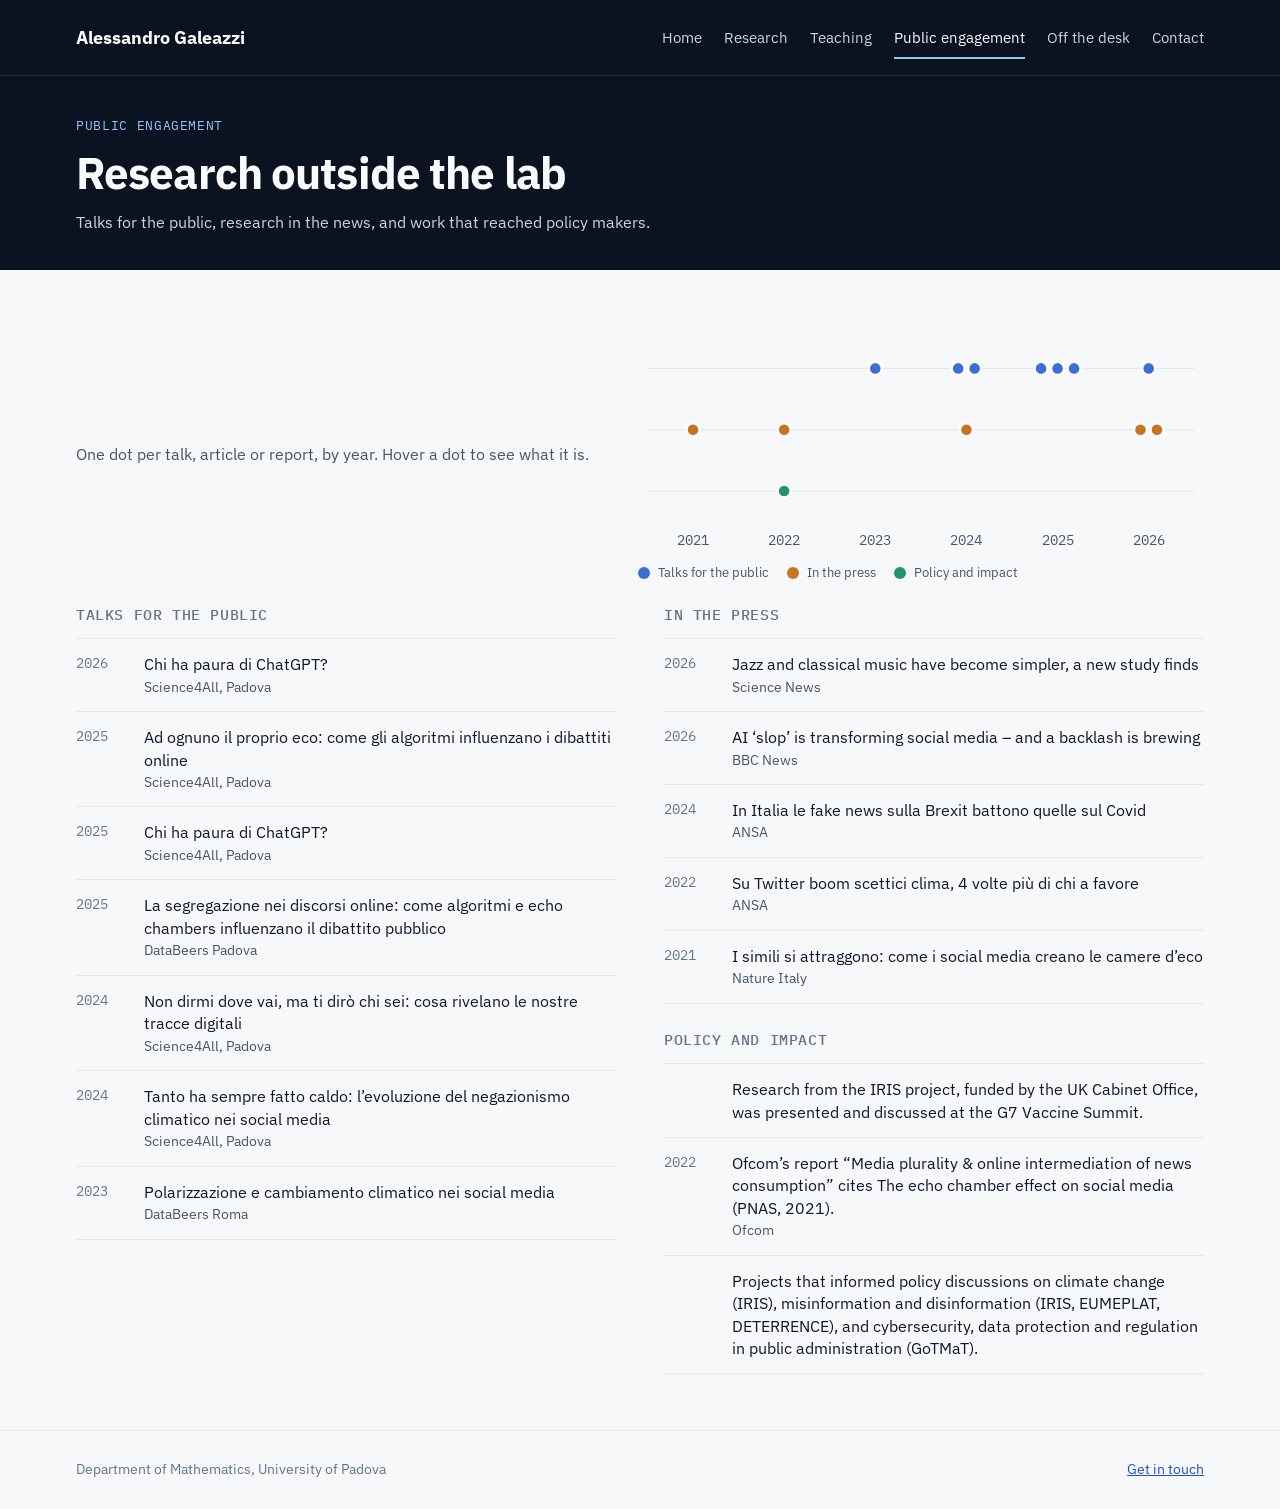
<file: engagement.html>
<!doctype html>
<html lang="en">
<head>
<meta charset="utf-8">
<meta name="viewport" content="width=device-width, initial-scale=1, viewport-fit=cover">
<title>Public engagement · Alessandro Galeazzi</title>
<meta name="description" content="Talks for the public, press coverage and policy impact of Alessandro Galeazzi's research.">
<link rel="preconnect" href="https://fonts.googleapis.com">
<link rel="preconnect" href="https://fonts.gstatic.com" crossorigin>
<link rel="stylesheet" href="https://fonts.googleapis.com/css2?family=IBM+Plex+Mono:wght@400;500&family=IBM+Plex+Sans:wght@400;500;600;700&display=swap">
<link rel="stylesheet" href="assets/site.css">
<style>
.overview { display: grid; grid-template-columns: minmax(0, 1fr) minmax(0, 1.1fr); gap: 24px 48px; align-items: center; }
.overview p { margin: 0; color: var(--text-2); }
.overview .fig { display: flex; flex-direction: column; gap: 10px; min-width: 0; }
.overview svg { width: 100%; height: auto; display: block; }
.eng { display: grid; grid-template-columns: repeat(2, minmax(0, 1fr)); gap: 24px 48px; }
.eng-col { display: flex; flex-direction: column; gap: 12px; min-width: 0; }
.eng-col h2 { font-size: 15px; font-family: var(--mono); font-weight: 500; letter-spacing: 0.04em; text-transform: uppercase; color: var(--text-3); margin-top: 12px; }
.eng-col h2:first-child { margin-top: 0; }
@media (max-width: 860px) { .overview, .eng { grid-template-columns: minmax(0, 1fr); } }
</style>
</head>
<body>
<header class="band">
  <nav class="nav" aria-label="Main">
    <div class="wrap">
      <a class="brand" href="./">Alessandro Galeazzi</a>
      <ul>
        <li><a href="./">Home</a></li>
        <li><a href="research.html">Research</a></li>
        <li><a href="teaching.html">Teaching</a></li>
        <li><a href="engagement.html" aria-current="page">Public engagement</a></li>
        <li><a href="cycling.html">Off the desk</a></li>
        <li><a href="./#contact">Contact</a></li>
      </ul>
    </div>
  </nav>
  <div class="wrap page-head">
    <p class="eyebrow">Public engagement</p>
    <h1>Research outside the lab</h1>
    <p class="sub">Talks for the public, research in the news, and work that reached policy makers.</p>
  </div>
</header>
<main class="section">
  <div class="wrap">
    <div class="overview">
      <p>One dot per talk, article or report, by year. Hover a dot to see what it is.</p>
      <div class="fig" id="fig"></div>
    </div>
    <div class="eng">
      <div class="eng-col">
        <h2>Talks for the public</h2>
        <div class="talks" id="eng-talks"></div>
      </div>
      <div class="eng-col">
        <h2>In the press</h2>
        <div class="talks" id="eng-press"></div>
        <h2>Policy and impact</h2>
        <div class="talks" id="eng-policy"></div>
      </div>
    </div>
  </div>
</main>
<footer class="foot">
  <div class="wrap">
    <span>Department of Mathematics, University of Padova</span>
    <span><a href="./#contact">Get in touch</a></span>
  </div>
</footer>
<script src="assets/sections.js"></script>
<script>
fetch('data/engagement.json').then(function (r) { return r.json(); }).then(function (items) {
  Sections.engagementTimeline(document.getElementById('fig'), items);
  ['talks', 'press', 'policy'].forEach(function (g) { Sections.engagementList(document.getElementById('eng-' + g), items, g); });
});
</script>
</body>
</html>
</file>
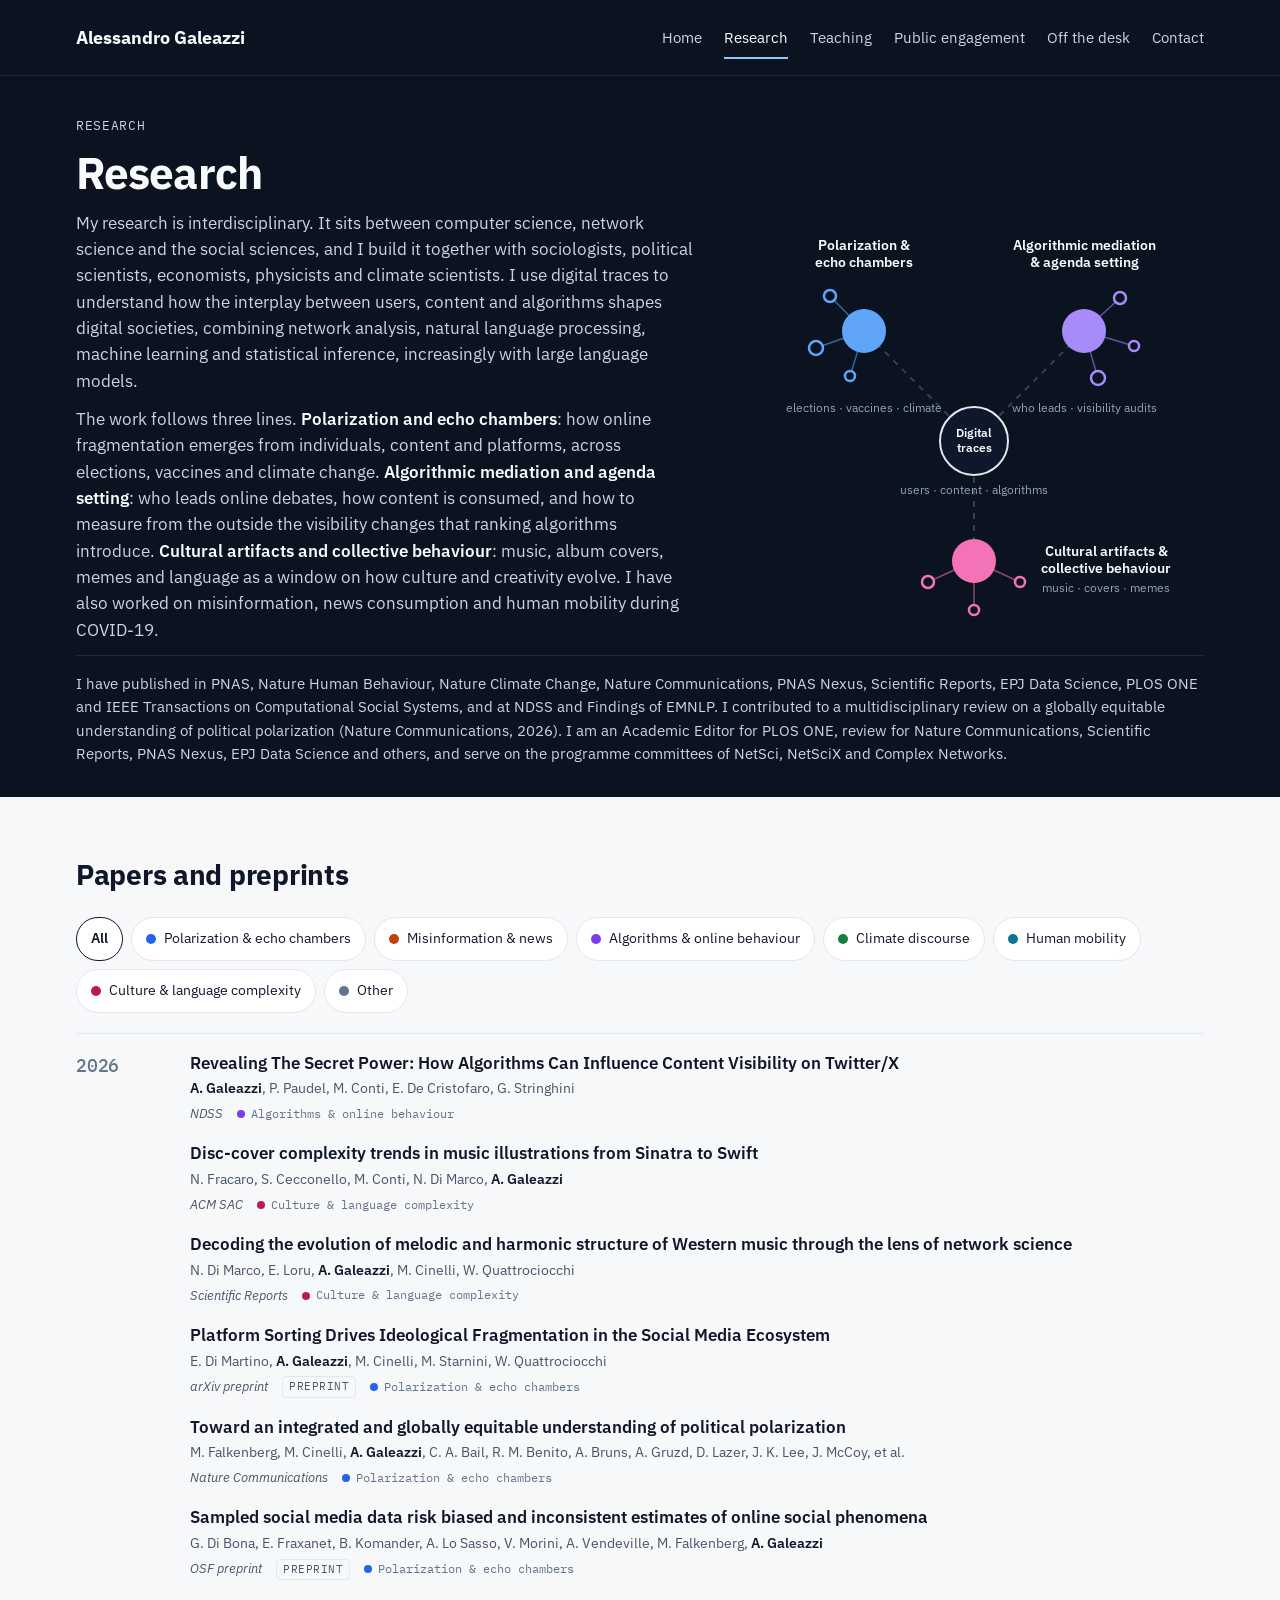
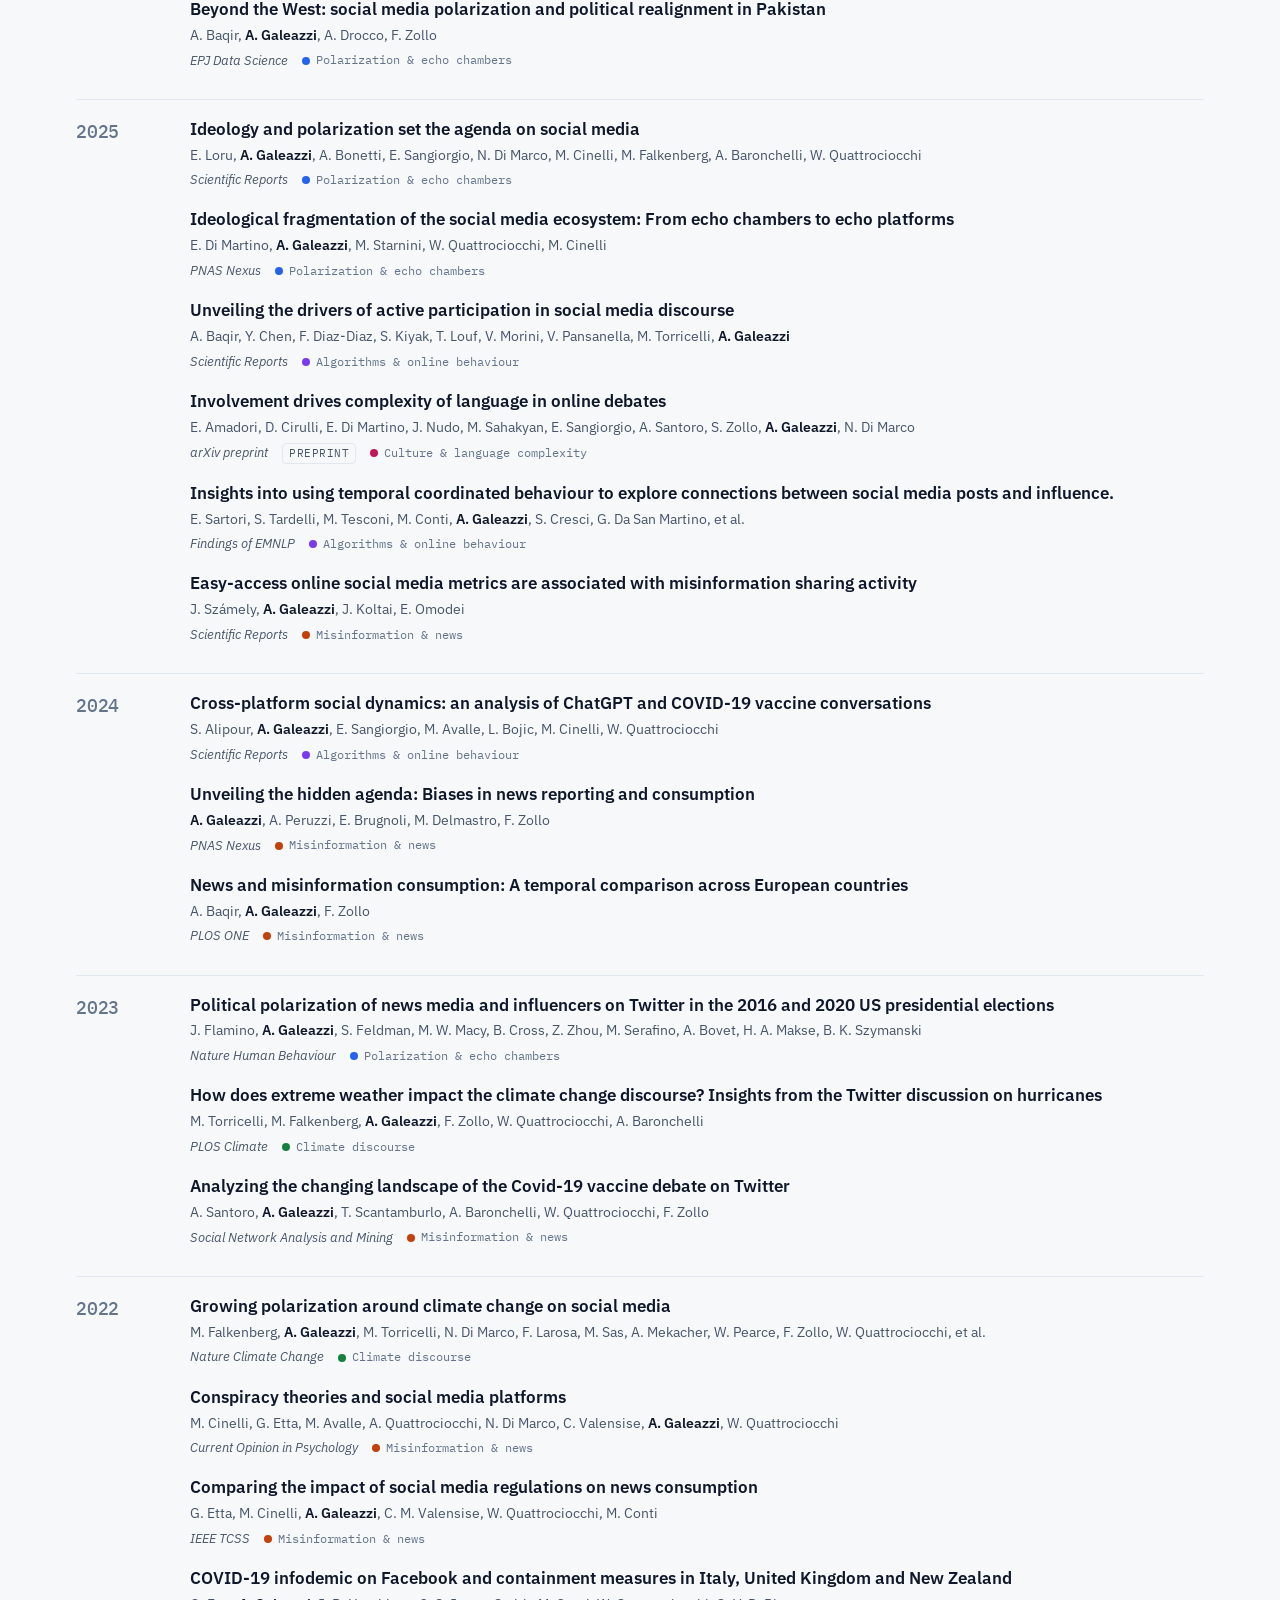
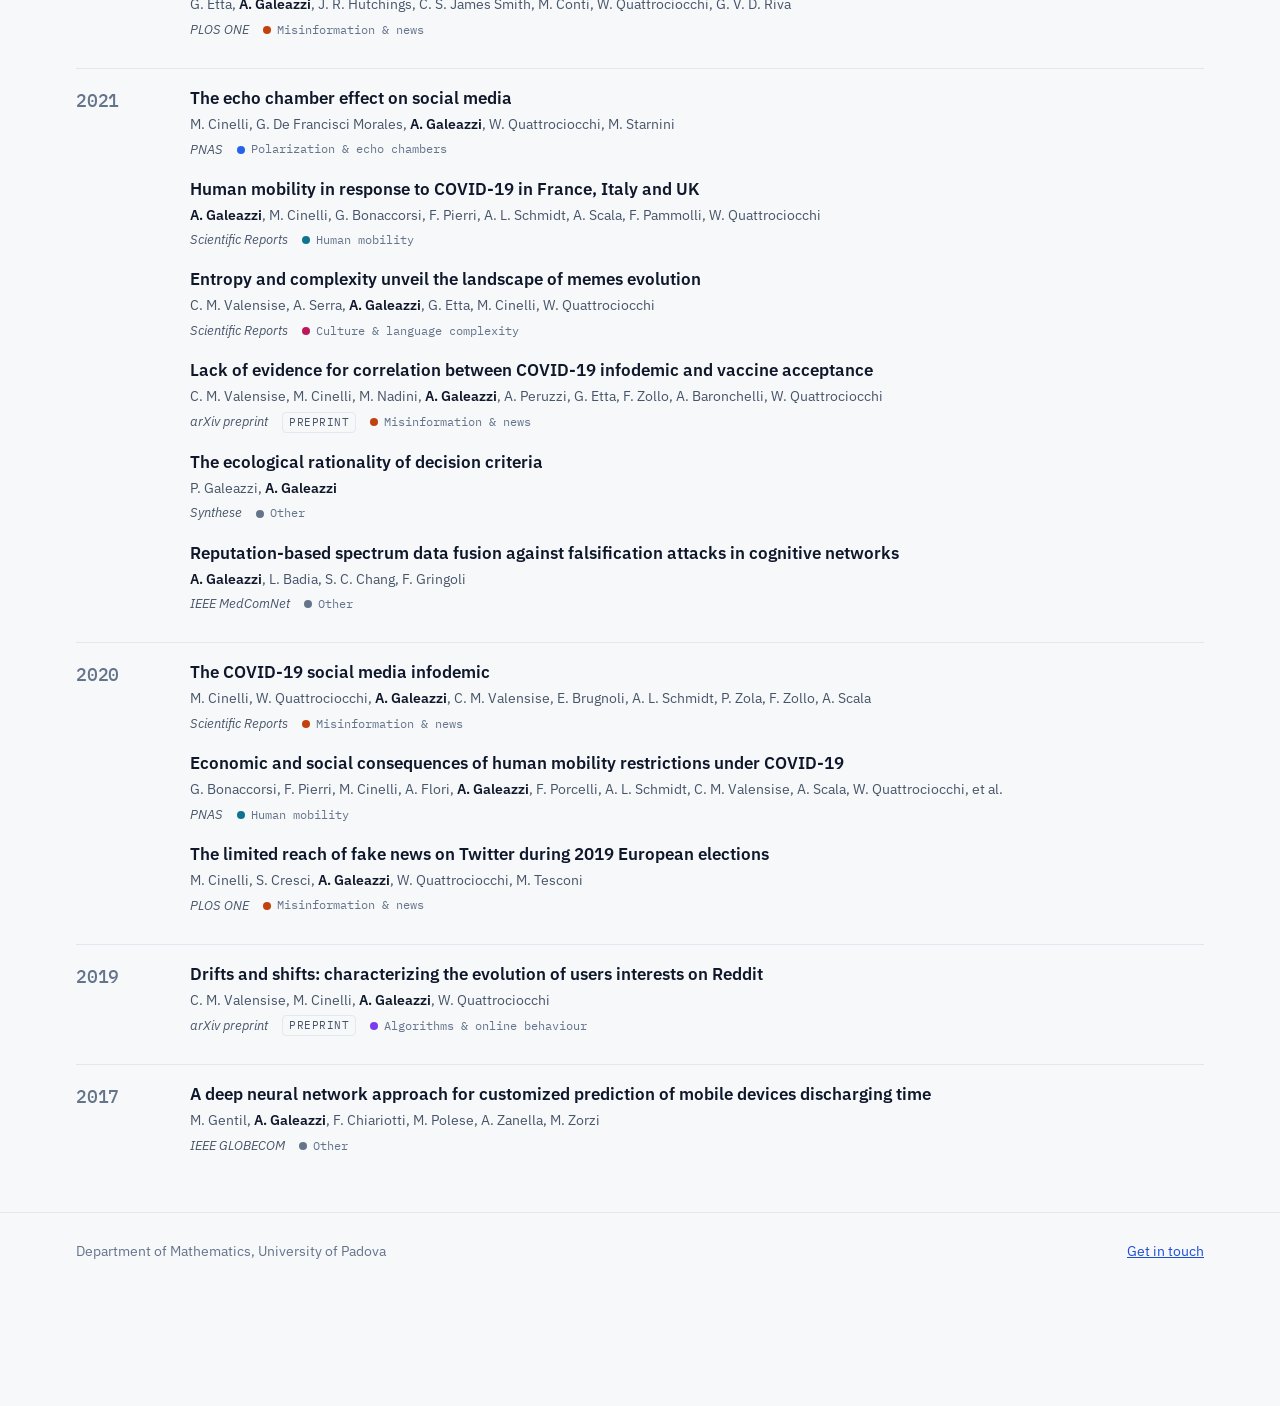
<file: publications.html>
<!doctype html>
<html lang="en"><head><meta charset="utf-8"><title>Research · Alessandro Galeazzi</title>
<meta http-equiv="refresh" content="0; url=research.html"><link rel="canonical" href="research.html"></head>
<body><p>This page moved to <a href="research.html">Research</a>.</p></body></html>
</file>
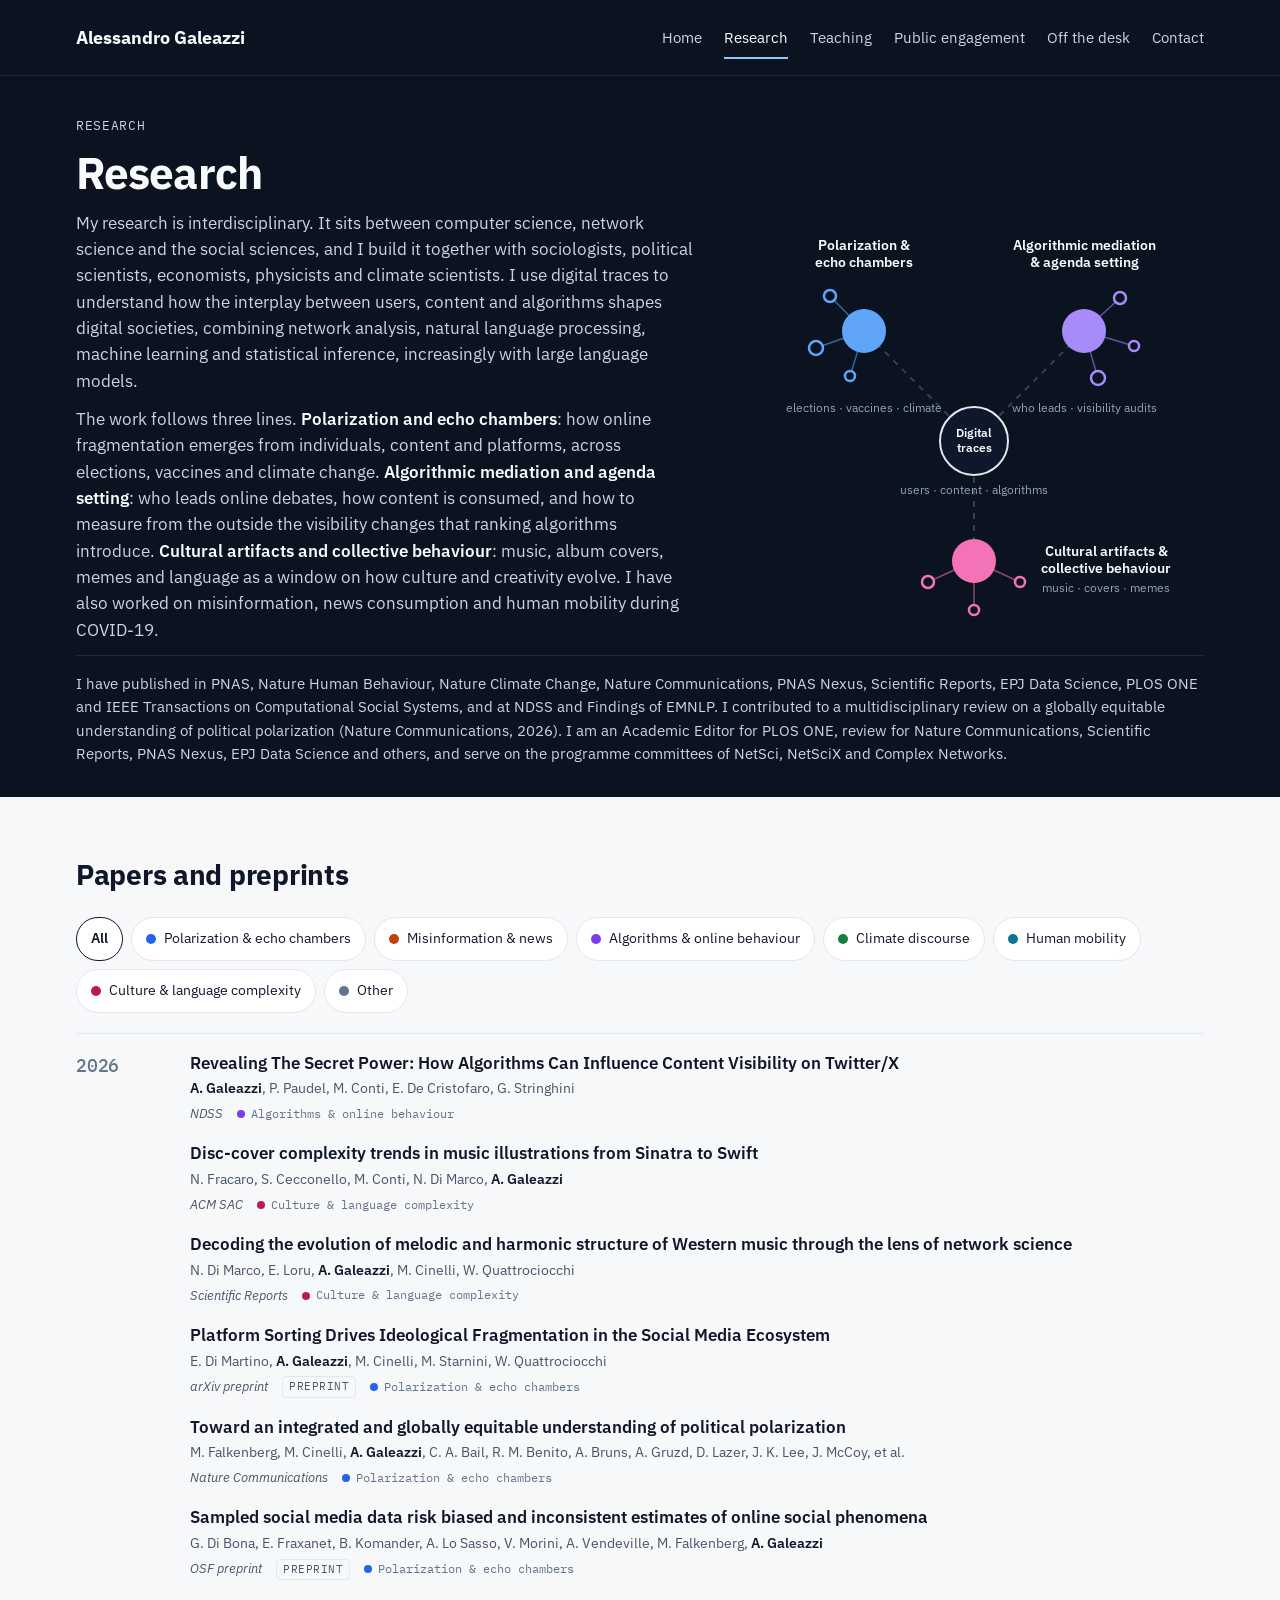
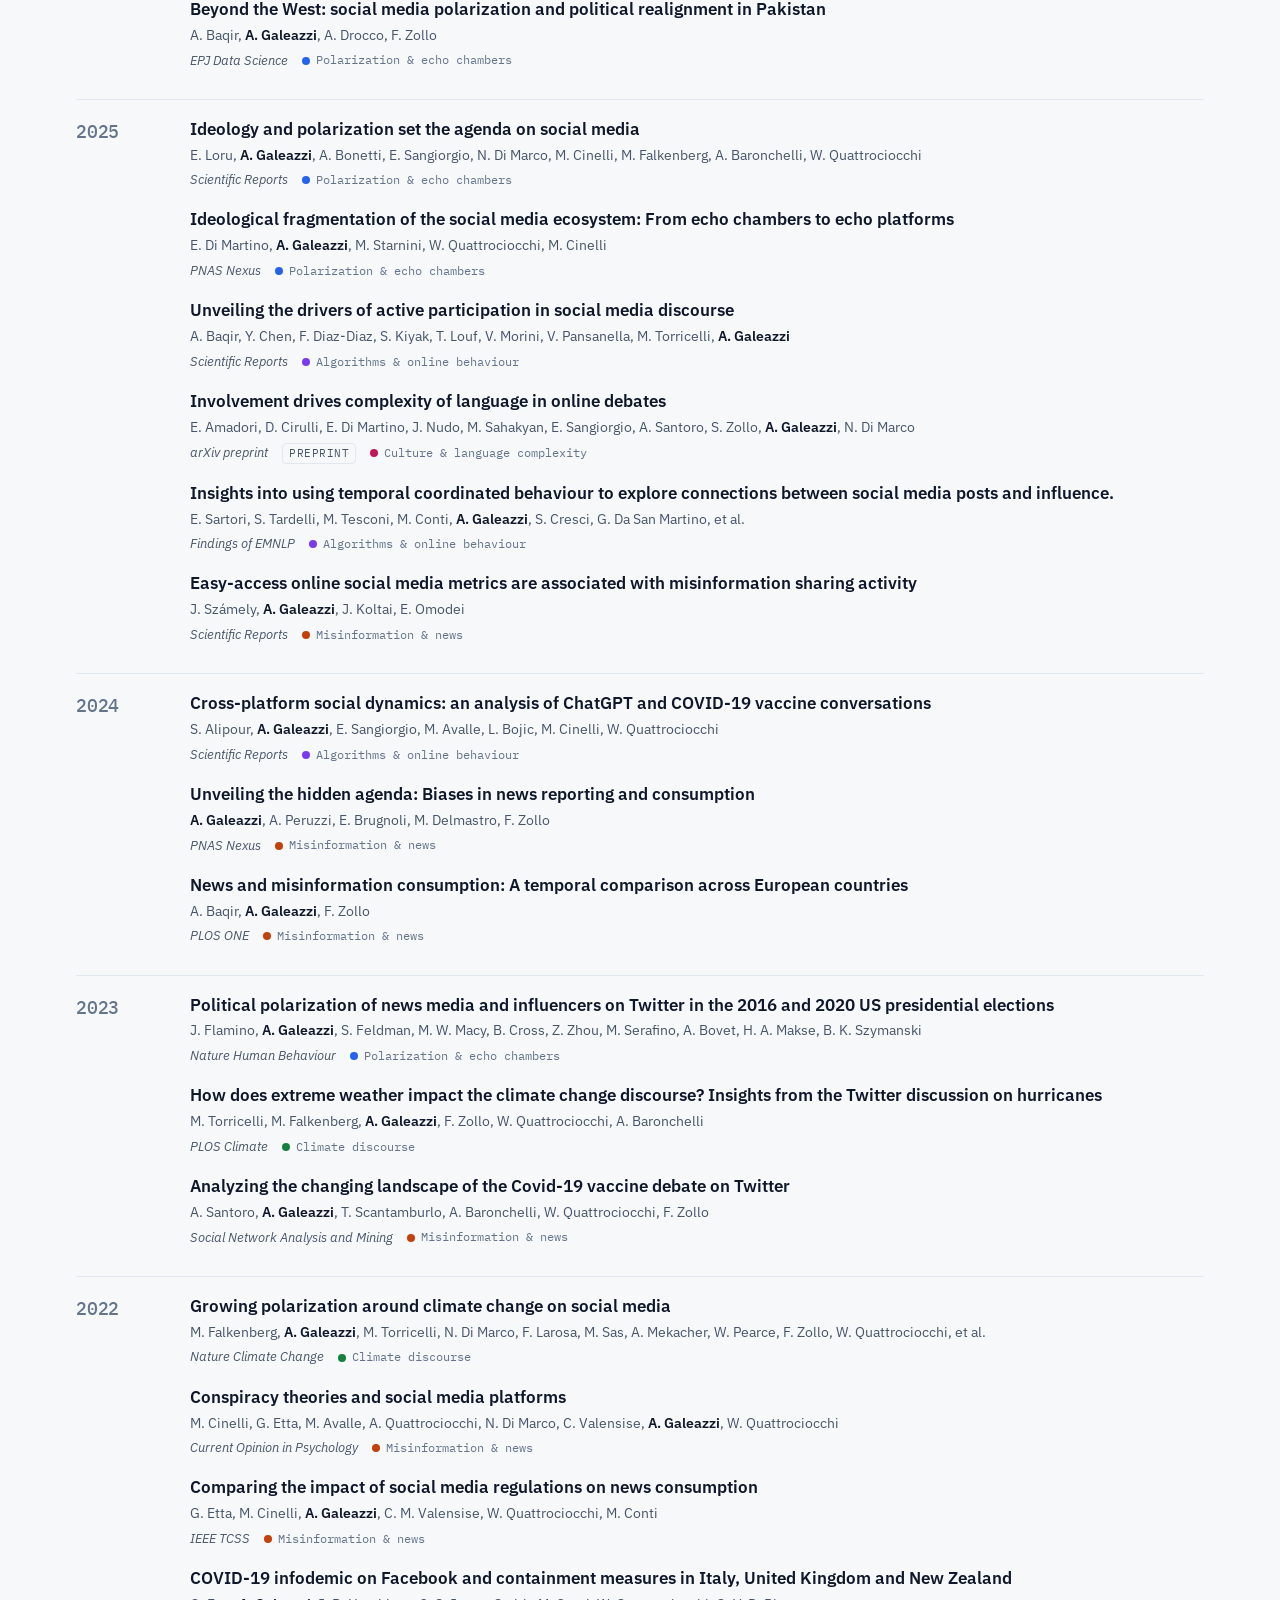
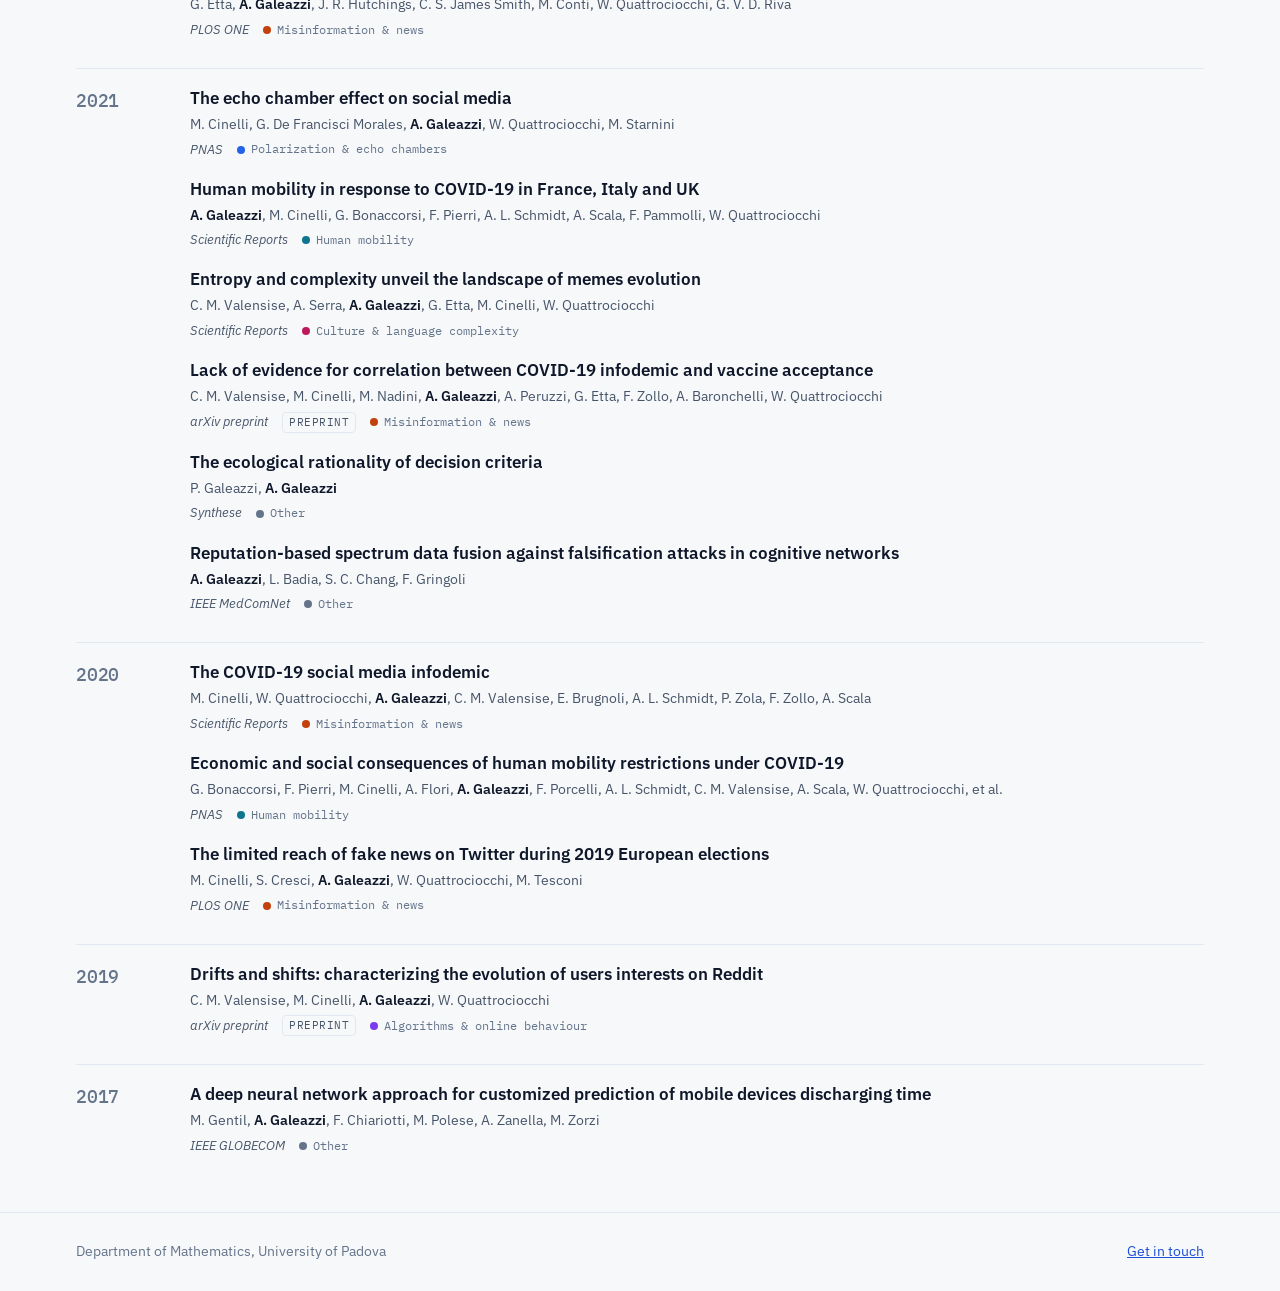
<file: research.html>
<!doctype html>
<html lang="en">
<head>
<meta charset="utf-8">
<meta name="viewport" content="width=device-width, initial-scale=1, viewport-fit=cover">
<title>Research · Alessandro Galeazzi</title>
<meta name="description" content="Research by Alessandro Galeazzi: computational social science, polarization, misinformation and algorithm auditing. All papers and preprints.">
<link rel="preconnect" href="https://fonts.googleapis.com">
<link rel="preconnect" href="https://fonts.gstatic.com" crossorigin>
<link rel="stylesheet" href="https://fonts.googleapis.com/css2?family=IBM+Plex+Mono:wght@400;500&family=IBM+Plex+Sans:wght@400;500;600;700&display=swap">
<link rel="stylesheet" href="assets/site.css">
<style>
.head { padding-block: 40px 32px; display: flex; flex-direction: column; gap: 12px; }
.head p { margin: 0; color: var(--on-ink-2); max-width: 72ch; }
.summary-text { display: flex; flex-direction: column; gap: 12px; font-size: 17px; }
.summary-text strong { color: var(--on-ink); font-weight: 600; }
.summary-text p, .head p.service { margin: 0; color: var(--on-ink-2); }
.intro { display: grid; grid-template-columns: minmax(0, 1.35fr) minmax(0, 1fr); gap: 24px 48px; align-items: center; }
.streams { margin: 0; }
.streams svg { width: 100%; max-width: 440px; height: auto; display: block; margin-inline: auto; }
.head p.service { font-size: 15px; max-width: none; border-top: 1px solid var(--ink-line); padding-top: 16px; }
@media (max-width: 860px) { .intro { grid-template-columns: minmax(0, 1fr); } }
.list-head { display: flex; flex-wrap: wrap; gap: 8px 24px; align-items: baseline; justify-content: space-between; }
.list-head p { margin: 0; color: var(--text-2); font-size: 15px; }
.filters { display: flex; flex-wrap: wrap; gap: 8px; }
.filters button { font: inherit; font-size: 14px; color: var(--text); background: var(--card); border: 1px solid var(--line); border-radius: 999px; min-height: 44px; padding: 0 14px; display: inline-flex; align-items: center; gap: 8px; cursor: pointer; }
.filters button[aria-pressed="true"] { border-color: var(--text); font-weight: 600; }
.filters .dot { width: 10px; height: 10px; border-radius: 50%; }
.year { display: grid; grid-template-columns: 90px minmax(0, 1fr); gap: 0 24px; border-top: 1px solid var(--line); padding-top: 18px; }
.year h2 { font-family: var(--mono); font-size: 18px; font-weight: 500; color: var(--text-3); font-variant-numeric: tabular-nums; }
.year ol { list-style: none; margin: 0; padding: 0; display: flex; flex-direction: column; gap: 18px; }
.pub { display: flex; flex-direction: column; gap: 4px; }
.pub .t { font-size: 17px; font-weight: 600; line-height: 1.35; color: var(--text); text-decoration: none; }
.pub .t:hover { color: var(--link); }
.pub .a { font-size: 14px; color: var(--text-2); }
.pub .a b { color: var(--text); font-weight: 600; }
.pub .m { display: flex; flex-wrap: wrap; gap: 6px 14px; align-items: center; font-size: 13px; color: var(--text-3); }
.pub .v { font-style: italic; color: var(--text-2); }
.chip { display: inline-flex; align-items: center; gap: 6px; font-family: var(--mono); font-size: 12px; }
.chip i { width: 8px; height: 8px; border-radius: 50%; display: inline-block; }
.pre { font-family: var(--mono); font-size: 11px; letter-spacing: 0.05em; text-transform: uppercase; border: 1px solid var(--line); border-radius: 4px; padding: 1px 6px; color: var(--text-2); }
.list { display: flex; flex-direction: column; gap: 28px; }
@media (max-width: 600px) { .year { grid-template-columns: minmax(0, 1fr); } }
</style>
</head>
<body>
<header class="band">
  <nav class="nav" aria-label="Main">
    <div class="wrap">
      <a class="brand" href="./">Alessandro Galeazzi</a>
      <ul>
        <li><a href="./">Home</a></li>
        <li><a href="research.html" aria-current="page">Research</a></li>
        <li><a href="teaching.html">Teaching</a></li>
        <li><a href="engagement.html">Public engagement</a></li>
        <li><a href="cycling.html">Off the desk</a></li>
        <li><a href="./#contact">Contact</a></li>
      </ul>
    </div>
  </nav>
  <div class="wrap head">
    <p class="eyebrow">Research</p>
    <h1>Research</h1>
    <div class="intro">
      <div class="summary-text">
        <p>My research is interdisciplinary. It sits between computer science, network science and the social sciences, and I build it together with sociologists, political scientists, economists, physicists and climate scientists. I use digital traces to understand how the interplay between users, content and algorithms shapes digital societies, combining network analysis, natural language processing, machine learning and statistical inference, increasingly with large language models.</p>
        <p>The work follows three lines. <strong>Polarization and echo chambers</strong>: how online fragmentation emerges from individuals, content and platforms, across elections, vaccines and climate change. <strong>Algorithmic mediation and agenda setting</strong>: who leads online debates, how content is consumed, and how to measure from the outside the visibility changes that ranking algorithms introduce. <strong>Cultural artifacts and collective behaviour</strong>: music, album covers, memes and language as a window on how culture and creativity evolve. I have also worked on misinformation, news consumption and human mobility during COVID-19.</p>
      </div>
      <figure class="streams">
        <svg viewBox="0 0 440 400" role="img" aria-label="Three research lines around digital traces: polarization and echo chambers; algorithmic mediation and agenda setting; cultural artifacts and collective behaviour">
          <g stroke="#334155" stroke-width="2" stroke-dasharray="6 6">
            <line x1="220" y1="215" x2="110" y2="105"/><line x1="220" y1="215" x2="330" y2="105"/><line x1="220" y1="215" x2="220" y2="335"/>
          </g>
          <g stroke-width="1.5" opacity="0.55">
            <line x1="110" y1="105" x2="76" y2="70" stroke="#60A5FA"/><line x1="110" y1="105" x2="62" y2="122" stroke="#60A5FA"/><line x1="110" y1="105" x2="96" y2="150" stroke="#60A5FA"/>
            <line x1="330" y1="105" x2="366" y2="72" stroke="#A78BFA"/><line x1="330" y1="105" x2="380" y2="120" stroke="#A78BFA"/><line x1="330" y1="105" x2="344" y2="152" stroke="#A78BFA"/>
            <line x1="220" y1="335" x2="174" y2="356" stroke="#F472B6"/><line x1="220" y1="335" x2="266" y2="356" stroke="#F472B6"/><line x1="220" y1="335" x2="220" y2="384" stroke="#F472B6"/>
          </g>
          <g fill="#0B1220" stroke-width="2.5">
            <circle cx="76" cy="70" r="6" stroke="#60A5FA"/><circle cx="62" cy="122" r="7" stroke="#60A5FA"/><circle cx="96" cy="150" r="5" stroke="#60A5FA"/>
            <circle cx="366" cy="72" r="6" stroke="#A78BFA"/><circle cx="380" cy="120" r="5" stroke="#A78BFA"/><circle cx="344" cy="152" r="7" stroke="#A78BFA"/>
            <circle cx="174" cy="356" r="6" stroke="#F472B6"/><circle cx="266" cy="356" r="5" stroke="#F472B6"/><circle cx="220" cy="384" r="5" stroke="#F472B6"/>
          </g>
          <circle cx="110" cy="105" r="22" fill="#60A5FA"/>
          <circle cx="330" cy="105" r="22" fill="#A78BFA"/>
          <circle cx="220" cy="335" r="22" fill="#F472B6"/>
          <circle cx="220" cy="215" r="34" fill="#0F172A" stroke="#E2E8F0" stroke-width="2"/>
          <g font-family="IBM Plex Sans, system-ui, sans-serif" text-anchor="middle">
            <text x="220" y="211" font-size="12" font-weight="600" fill="#F8FAFC">Digital</text>
            <text x="220" y="226" font-size="12" font-weight="600" fill="#F8FAFC">traces</text>
            <text x="220" y="268" font-size="11.5" fill="#94A3B8">users · content · algorithms</text>
            <text x="110" y="24" font-size="13.5" font-weight="600" fill="#F8FAFC">Polarization &amp;</text>
            <text x="110" y="41" font-size="13.5" font-weight="600" fill="#F8FAFC">echo chambers</text>
            <text x="330" y="24" font-size="13.5" font-weight="600" fill="#F8FAFC">Algorithmic mediation</text>
            <text x="330" y="41" font-size="13.5" font-weight="600" fill="#F8FAFC">&amp; agenda setting</text>
            <text x="110" y="186" font-size="11.5" fill="#94A3B8">elections · vaccines · climate</text>
            <text x="330" y="186" font-size="11.5" fill="#94A3B8">who leads · visibility audits</text>
            <text x="352" y="330" font-size="13.5" font-weight="600" fill="#F8FAFC">Cultural artifacts &amp;</text>
            <text x="352" y="347" font-size="13.5" font-weight="600" fill="#F8FAFC">collective behaviour</text>
            <text x="352" y="366" font-size="11.5" fill="#94A3B8">music · covers · memes</text>
          </g>
        </svg>
      </figure>
    </div>
    <p class="service">I have published in PNAS, Nature Human Behaviour, Nature Climate Change, Nature Communications, PNAS Nexus, Scientific Reports, EPJ Data Science, PLOS ONE and IEEE Transactions on Computational Social Systems, and at NDSS and Findings of EMNLP. I contributed to a multidisciplinary review on a globally equitable understanding of political polarization (Nature Communications, 2026). I am an Academic Editor for PLOS ONE, review for Nature Communications, Scientific Reports, PNAS Nexus, EPJ Data Science and others, and serve on the programme committees of NetSci, NetSciX and Complex Networks.</p>
  </div>
</header>
<main class="section">
  <div class="wrap">
    <div class="list-head"><h2>Papers and preprints</h2></div>
    <div class="filters" id="filters" role="group" aria-label="Filter by research theme"></div>
    <div class="list" id="list"></div>
  </div>
</main>
<footer class="foot">
  <div class="wrap">
    <span>Department of Mathematics, University of Padova</span>
    <span><a href="./#contact">Get in touch</a></span>
  </div>
</footer>
<script>
(function () {
  var theme = null, P, T = {};
  function parseCSV(text) { var out = {}; text.split(/\r?\n/).slice(1).forEach(function (l) { var m = l.match(/^([^,]+),(\d*)/); if (m && m[2]) out[m[1]] = +m[2]; }); return out; }
  function render() {
    var box = document.getElementById('list'); box.textContent = '';
    var shown = P.filter(function (p) { return !theme || p.theme === theme; });
    var years = Array.from(new Set(shown.map(function (p) { return p.yr; }))).sort(function (a, b) { return b - a; });
    years.forEach(function (y) {
      var sec = document.createElement('section'); sec.className = 'year';
      var h = document.createElement('h2'); h.textContent = y; sec.appendChild(h);
      var ol = document.createElement('ol');
      shown.filter(function (p) { return p.yr === y; }).sort(function (a, b) { return (b.c || 0) - (a.c || 0); }).forEach(function (p) {
        var li = document.createElement('li'); li.className = 'pub';
        var t = document.createElement('a'); t.className = 't'; t.textContent = p.t;
        t.href = 'https://scholar.google.com/scholar?q=' + encodeURIComponent('"' + p.t + '"'); t.target = '_blank'; t.rel = 'noopener';
        var a = document.createElement('span'); a.className = 'a';
        p.au.forEach(function (n, i) {
          if (i) a.appendChild(document.createTextNode(', '));
          if (/Galeazzi$/.test(n) && n.indexOf('A.') === 0) { var b = document.createElement('b'); b.textContent = n; a.appendChild(b); } else a.appendChild(document.createTextNode(n));
        });
        if (p.etal) a.appendChild(document.createTextNode(', et al.'));
        var m = document.createElement('span'); m.className = 'm';
        var v = document.createElement('span'); v.className = 'v'; v.textContent = p.v; m.appendChild(v);
        if (p.pre) { var pr = document.createElement('span'); pr.className = 'pre'; pr.textContent = 'Preprint'; m.appendChild(pr); }
        var ch = document.createElement('span'); ch.className = 'chip'; var dot = document.createElement('i'); dot.style.background = T[p.theme].color; ch.appendChild(dot); ch.appendChild(document.createTextNode(T[p.theme].label)); m.appendChild(ch);
        li.appendChild(t); li.appendChild(a); li.appendChild(m); ol.appendChild(li);
      });
      sec.appendChild(ol); box.appendChild(sec);
    });
    document.querySelectorAll('#filters button').forEach(function (b) { b.setAttribute('aria-pressed', String((b.dataset.theme || null) === theme)); });
  }
  Promise.all([
    fetch('data/papers.json').then(function (r) { return r.json(); }),
    fetch('data/citations.csv').then(function (r) { return r.ok ? r.text() : ''; })
  ]).then(function (res) {
    var D = res[0], C = parseCSV(res[1]); P = D.papers;
    // the theme colours are drawn for the dark graph; darker steps keep the dots legible on white
    var onLight = { polar: '#2563EB', mis: '#C2410C', algo: '#7C3AED', clim: '#15803D', mob: '#0E7490', cult: '#BE185D', other: '#64748B' };
    D.themes.forEach(function (t) { T[t.id] = { label: t.label, color: onLight[t.id] || t.color }; });
    P.forEach(function (p) { if (C[p.key]) p.c = C[p.key]; });
    var f = document.getElementById('filters');
    function chip(label, color, id) {
      var b = document.createElement('button'); b.type = 'button'; if (id) b.dataset.theme = id;
      if (color) { var d = document.createElement('span'); d.className = 'dot'; d.style.background = color; b.appendChild(d); }
      b.appendChild(document.createTextNode(label));
      b.addEventListener('click', function () { theme = id && theme !== id ? id : null; render(); });
      f.appendChild(b);
    }
    chip('All', null, null);
    D.themes.forEach(function (t) { chip(T[t.id].label, T[t.id].color, t.id); });
    render();
  });
})();
</script>
</body>
</html>
</file>
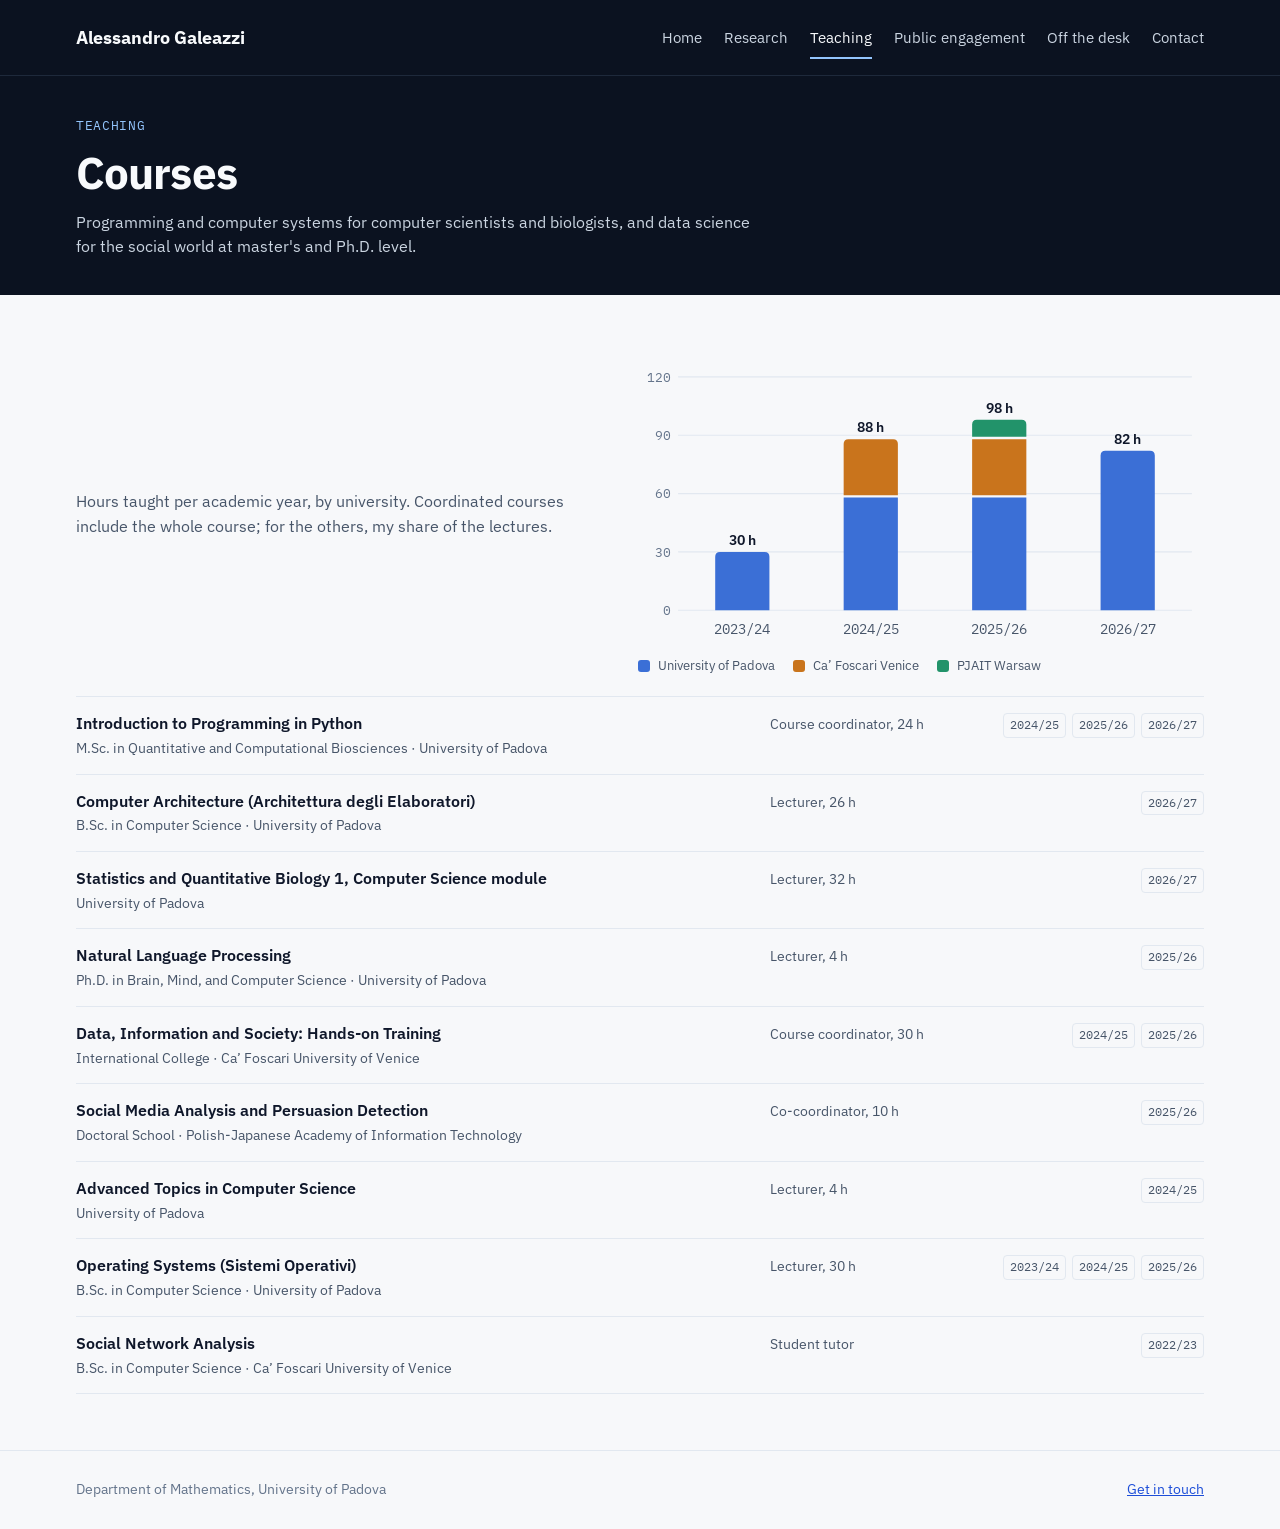
<file: teaching.html>
<!doctype html>
<html lang="en">
<head>
<meta charset="utf-8">
<meta name="viewport" content="width=device-width, initial-scale=1, viewport-fit=cover">
<title>Teaching · Alessandro Galeazzi</title>
<meta name="description" content="Courses taught by Alessandro Galeazzi at the University of Padova, Ca’ Foscari University of Venice and PJAIT.">
<link rel="preconnect" href="https://fonts.googleapis.com">
<link rel="preconnect" href="https://fonts.gstatic.com" crossorigin>
<link rel="stylesheet" href="https://fonts.googleapis.com/css2?family=IBM+Plex+Mono:wght@400;500&family=IBM+Plex+Sans:wght@400;500;600;700&display=swap">
<link rel="stylesheet" href="assets/site.css">
<style>
.overview { display: grid; grid-template-columns: minmax(0, 1fr) minmax(0, 1.1fr); gap: 24px 48px; align-items: center; }
.overview p { margin: 0; color: var(--text-2); }
.overview .fig { display: flex; flex-direction: column; gap: 10px; min-width: 0; }
.overview svg { width: 100%; height: auto; display: block; }
@media (max-width: 860px) { .overview { grid-template-columns: minmax(0, 1fr); } }
</style>
</head>
<body>
<header class="band">
  <nav class="nav" aria-label="Main">
    <div class="wrap">
      <a class="brand" href="./">Alessandro Galeazzi</a>
      <ul>
        <li><a href="./">Home</a></li>
        <li><a href="research.html">Research</a></li>
        <li><a href="teaching.html" aria-current="page">Teaching</a></li>
        <li><a href="engagement.html">Public engagement</a></li>
        <li><a href="cycling.html">Off the desk</a></li>
        <li><a href="./#contact">Contact</a></li>
      </ul>
    </div>
  </nav>
  <div class="wrap page-head">
    <p class="eyebrow">Teaching</p>
    <h1>Courses</h1>
    <p class="sub">Programming and computer systems for computer scientists and biologists, and data science for the social world at master's and Ph.D. level.</p>
  </div>
</header>
<main class="section">
  <div class="wrap">
    <div class="overview">
      <p>Hours taught per academic year, by university. Coordinated courses include the whole course; for the others, my share of the lectures.</p>
      <div class="fig" id="fig"></div>
    </div>
    <ul class="courses" id="courses"></ul>
  </div>
</main>
<footer class="foot">
  <div class="wrap">
    <span>Department of Mathematics, University of Padova</span>
    <span><a href="./#contact">Get in touch</a></span>
  </div>
</footer>
<script src="assets/sections.js"></script>
<script>
fetch('data/teaching.json').then(function (r) { return r.json(); }).then(function (list) {
  Sections.teachingChart(document.getElementById('fig'), list);
  Sections.courses(document.getElementById('courses'), list);
});
</script>
</body>
</html>
</file>
<file: assets/site.css>
/* Dark "graph" band for headers and the network, light paper for reading sections. */
:root {
  --ink: #0B1220;
  --ink-2: #0F172A;
  --ink-line: #1E293B;
  --ink-line-2: #334155;
  --on-ink: #F8FAFC;
  --on-ink-2: #CBD5E1;
  --on-ink-3: #94A3B8;
  --paper: #F7F8FA;
  --card: #FFFFFF;
  --line: #E2E8F0;
  --text: #0F172A;
  --text-2: #475569;
  --text-3: #64748B;
  --link: #1D4ED8;
  --link-ink: #93C5FD;
  --sans: 'IBM Plex Sans', system-ui, -apple-system, 'Segoe UI', sans-serif;
  --mono: 'IBM Plex Mono', ui-monospace, 'SFMono-Regular', Menlo, monospace;
}
* { box-sizing: border-box; }
[hidden] { display: none !important; }
html { -webkit-text-size-adjust: 100%; }
body { margin: 0; background: var(--paper); color: var(--text); font-family: var(--sans); font-size: 16px; line-height: 1.55; }
a { color: var(--link); }
a:focus-visible, button:focus-visible, [tabindex]:focus-visible { outline: 2px solid var(--link-ink); outline-offset: 2px; }
.wrap { max-width: 1160px; margin: 0 auto; padding-left: max(16px, env(safe-area-inset-left, 0px)); padding-right: max(16px, env(safe-area-inset-right, 0px)); }
.band { background: var(--ink); color: var(--on-ink); }
.band a { color: var(--link-ink); }
.nav { border-bottom: 1px solid var(--ink-line); }
.nav .wrap { display: flex; flex-wrap: wrap; gap: 8px 24px; align-items: center; justify-content: space-between; padding-block: 16px; }
.nav .brand { font-weight: 700; font-size: 18px; color: var(--on-ink); text-decoration: none; }
.nav ul { list-style: none; margin: 0; padding: 0; display: flex; flex-wrap: wrap; gap: 4px 22px; font-size: 15px; }
.nav ul a { color: var(--on-ink-2); text-decoration: none; display: inline-block; padding-block: 10px; }
.nav ul a:hover, .nav ul a[aria-current="page"] { color: var(--on-ink); }
.nav ul a[aria-current="page"] { box-shadow: inset 0 -2px 0 var(--link-ink); }
.eyebrow { margin: 0; font-family: var(--mono); font-size: 13px; letter-spacing: 0.05em; text-transform: uppercase; color: var(--link-ink); }
h1 { margin: 0; font-size: clamp(32px, 5vw, 44px); line-height: 1.12; letter-spacing: -0.02em; text-wrap: balance; }
h2 { margin: 0; font-size: 28px; letter-spacing: -0.01em; text-wrap: balance; }
.btn { display: inline-flex; align-items: center; min-height: 44px; padding: 0 18px; border-radius: 8px; text-decoration: none; font-weight: 600; }
.btn.solid { background: var(--on-ink); color: var(--ink) !important; }
.btn.ghost { border: 1px solid var(--ink-line-2); color: var(--on-ink) !important; font-weight: 500; }
.section { padding-block: 56px; }
.section > .wrap { display: flex; flex-direction: column; gap: 20px; }
.lead { margin: 0; color: var(--text-2); max-width: 68ch; }
footer.foot { border-top: 1px solid var(--line); color: var(--text-3); font-size: 14px; }
footer.foot .wrap { display: flex; flex-wrap: wrap; gap: 12px 24px; justify-content: space-between; padding-block: 28px; }
.page-head { padding-block: 40px 36px; display: flex; flex-direction: column; gap: 12px; }
.page-head p.sub { margin: 0; color: var(--on-ink-2); max-width: 68ch; }
.chart-legend { display: flex; flex-wrap: wrap; gap: 6px 18px; font-size: 13px; color: var(--text-2); }
.chart-legend span { display: inline-flex; align-items: center; gap: 8px; }
.chart-legend i { width: 12px; height: 12px; border-radius: 3px; display: inline-block; }
.courses { list-style: none; margin: 0; padding: 0; border-top: 1px solid var(--line); }
.course { display: grid; grid-template-columns: minmax(0, 1fr) 190px 220px; gap: 6px 24px; align-items: baseline; padding: 14px 0; border-bottom: 1px solid var(--line); }
.course .cm { display: flex; flex-direction: column; gap: 2px; min-width: 0; }
.course .cn { font-weight: 600; }
.course .cw, .course .cr { font-size: 14px; color: var(--text-2); }
.course .cy { display: flex; flex-wrap: wrap; gap: 6px; justify-content: flex-end; }
.course .yr { font-family: var(--mono); font-size: 12px; border: 1px solid var(--line); border-radius: 4px; padding: 2px 6px; color: var(--text-2); font-variant-numeric: tabular-nums; }
.talks { display: flex; flex-direction: column; border-top: 1px solid var(--line); }
.talk { display: grid; grid-template-columns: 52px minmax(0, 1fr); gap: 16px; padding: 14px 0; border-bottom: 1px solid var(--line); }
.talk .d { font-family: var(--mono); font-size: 14px; color: var(--text-3); font-variant-numeric: tabular-nums; }
.talk .tt { display: flex; flex-direction: column; gap: 2px; line-height: 1.4; }
.talk .w { font-size: 14px; color: var(--text-2); }
@media (max-width: 760px) { .course { grid-template-columns: minmax(0, 1fr); } .course .cy { justify-content: flex-start; } }
@media (prefers-reduced-motion: reduce) { * { transition: none !important; animation: none !important; } }
</file>
